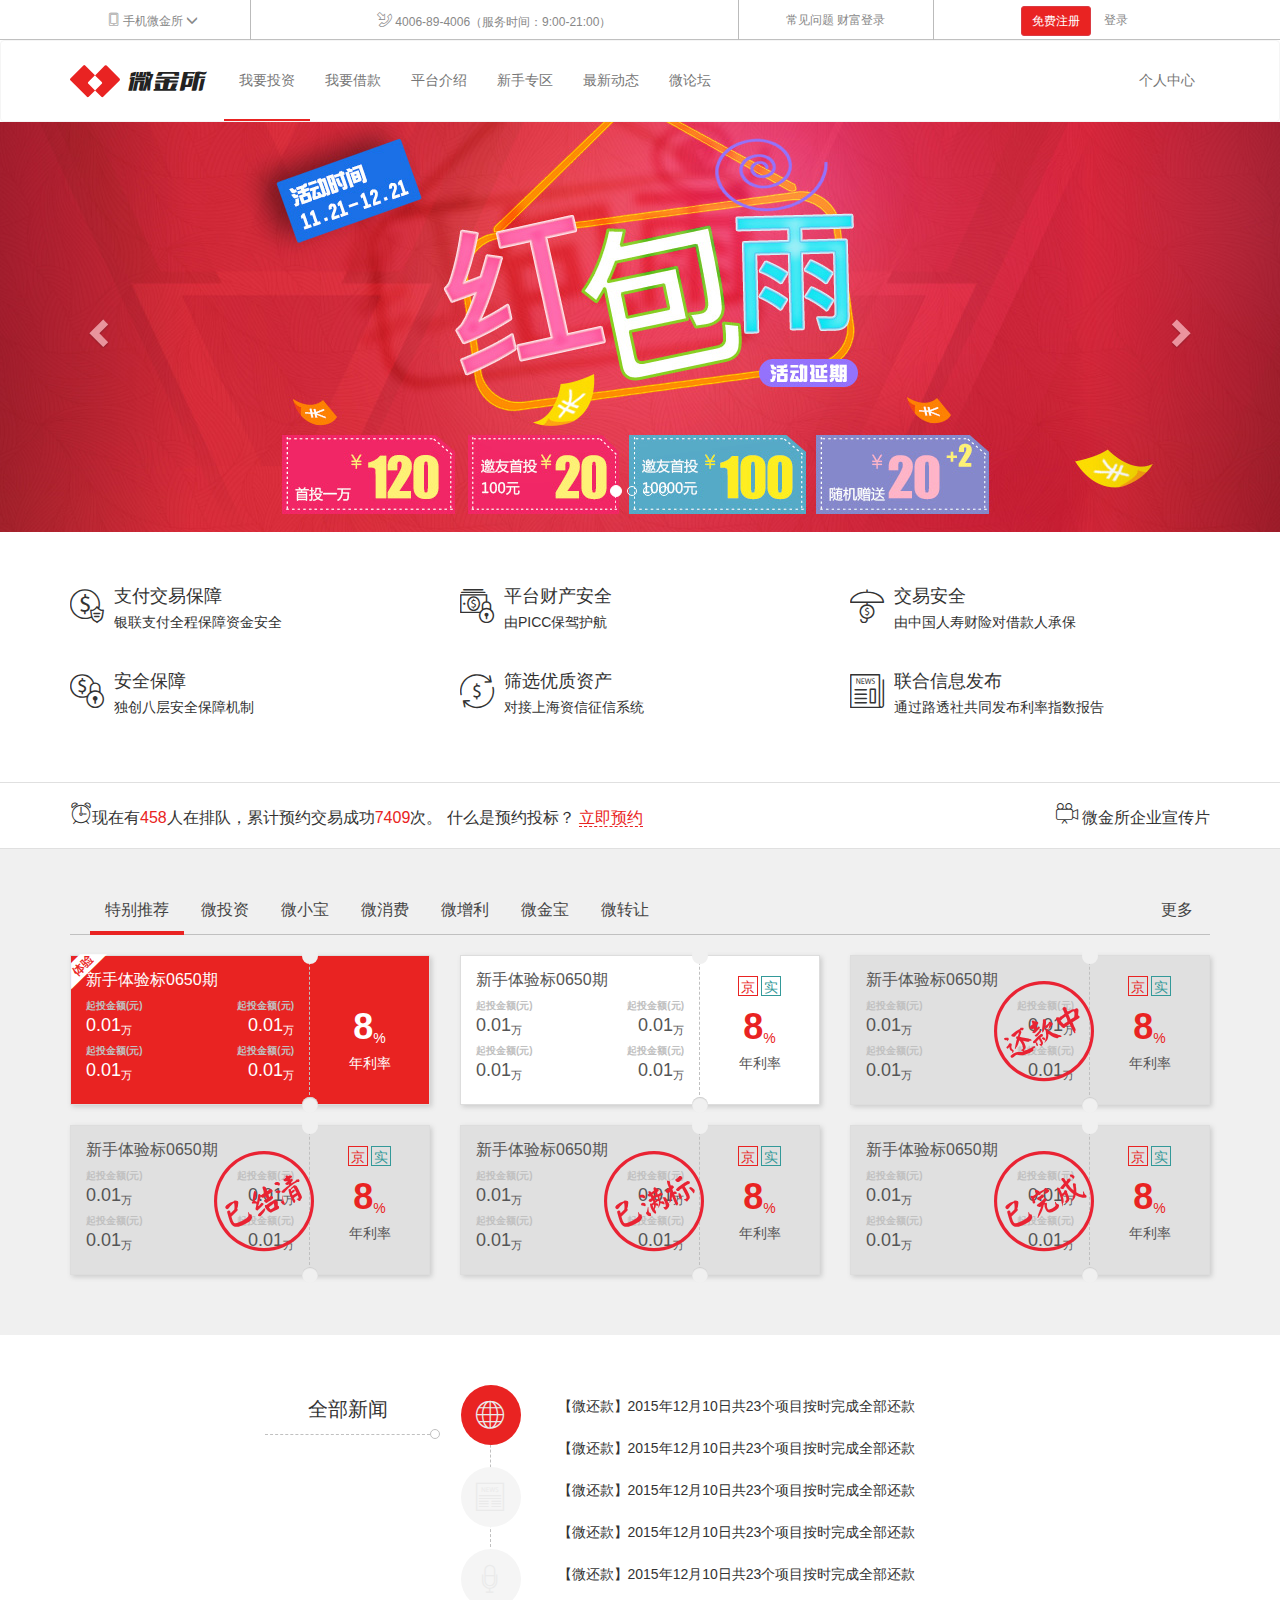
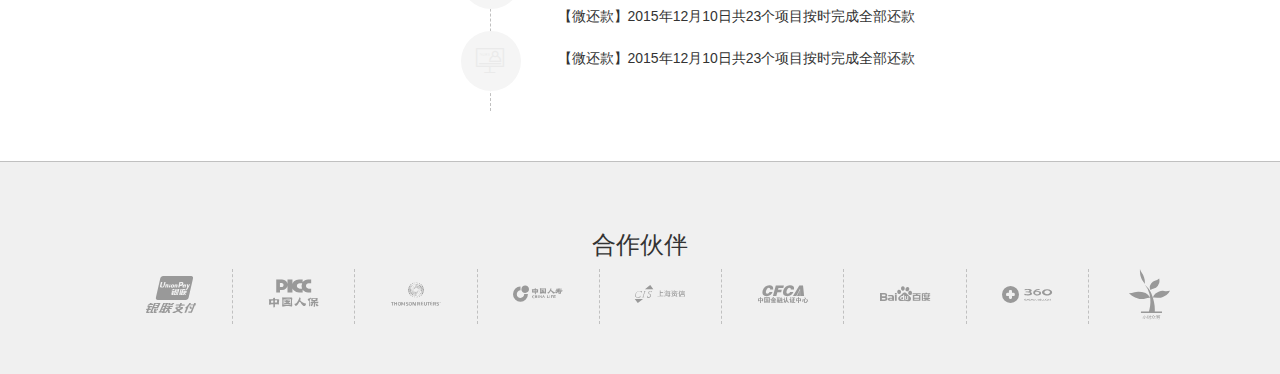
<file: bash/index.html>
<!doctype html>
<html lang="en">
<head>
    <meta charset="UTF-8">
    <meta name="viewport"
          content="width=device-width, user-scalable=no, initial-scale=1.0, maximum-scale=1.0, minimum-scale=1.0">
    <meta http-equiv="X-UA-Compatible" content="ie=edge">
    <title>guojunwei</title>
    <link rel="stylesheet" href="lib/bootstrap/css/bootstrap.css">
    <link rel="stylesheet" href="css/main.css">
    <link rel="shortcut icon" href="favicon.ico">
    <!--<link rel="shortcut icon" type="image/x-icon" href="favicon.ico">-->
</head>
<!--1、样式都通过ID去限定
    2、尽可能直接使用直接子代选择器  >
    -->

<body>
<!--头部区域-->
<header id="header">
    <div class="topbar hidden-sm hidden-xs">
        <div class="container">
            <div class="row text-center">
                <div class="col-md-2">
                    <a href="#" class="mobile-link">
                        <i class="icon-mobilephone"></i>
                        <span>手机微金所</span>
                        <i class="glyphicon glyphicon-menu-down"></i>
                        <img src="img/c_06.jpg" alt="扫一扫">
                    </a>

                </div>
                <div class="col-md-5 ">
                    <i class="icon-telephone"></i>
                    <span>4006-89-4006（服务时间：9:00-21:00）</span>
                </div>
                <div class="col-md-2">
                    <a href="#">常见问题</a>
                    <a href="#">财富登录</a>
                </div>
                <div class="col-md-3">
                        <a href="#" class="btn btn-register btn-sm">免费注册</a>
                        <a href="#" class="btn-link btn-sm" data-toggle="modal" data-target="#modal">登录</a>
                </div>
            </div>
        </div>
    </div>
    <nav class="navbar navbar-itcast affix" data-spy="affix" data-offset-top="200">
        <div class="container">
            <div class="navbar-header">
                <button type="button" class="navbar-toggle collapsed" data-toggle="collapse" data-target="#nav-list" aria-expanded="false">
                    <span class="sr-only">切换菜单</span>
                    <span class="icon-bar"></span>
                    <span class="icon-bar"></span>
                    <span class="icon-bar"></span>
                </button>
                <a class="navbar-brand" href="#">
                    <i class="icon-icon"></i>
                    <i class="icon-logo"></i>
                </a>
            </div>
            <div class="collapse navbar-collapse" id="nav-list">
                <ul class="nav navbar-nav">
                    <li class="active"><a href="#">我要投资</a></li>
                    <li><a href="#">我要借款</a></li>
                    <li><a href="#">平台介绍</a></li>
                    <li><a href="#">新手专区</a></li>
                    <li><a href="#">最新动态</a></li>
                    <li><a href="#">微论坛</a></li>
                </ul>
                <ul class="nav navbar-nav navbar-right hidden-sm">
                    <li><a href="#">个人中心</a></li>
                </ul>
            </div>
        </div>
    </nav>
</header>
<!--/头部区域-->
<!--广告轮播-->
<section id="main-ad" class="carousel slide" data-ride="carousel">
        <!-- Indicators 指示器-->
        <ol class="carousel-indicators">
            <li data-target="#main-ad" data-slide-to="0" class="active"></li>
            <li data-target="#main-ad" data-slide-to="1"></li>
            <li data-target="#main-ad" data-slide-to="2"></li>
            <li data-target="#main-ad" data-slide-to="3"></li>
        </ol>

        <!-- Wrapper for slides 轮播图-->
        <div class="carousel-inner" role="listbox">
            <div class="item active" data-image-lg="img/slide_01_2000x410.jpg" data-image-xs="img/slide_01_640x340.jpg"></div>
            <div class="item" data-image-lg="img/slide_02_2000x410.jpg" data-image-xs="img/slide_02_640x340.jpg"></div>
            <div class="item" data-image-lg="img/slide_03_2000x410.jpg" data-image-xs="img/slide_03_640x340.jpg"></div>
            <div class="item" data-image-lg="img/slide_04_2000x410.jpg" data-image-xs="img/slide_04_640x340.jpg"></div>

        </div>

        <!-- Controls 控制箭头-->
        <a class="left carousel-control" href="#main-ad" role="button" data-slide="prev">
            <span class="glyphicon glyphicon-chevron-left" aria-hidden="true"></span>
            <span class="sr-only">Previous</span>
        </a>
        <a class="right carousel-control" href="#main-ad" role="button" data-slide="next">
            <span class="glyphicon glyphicon-chevron-right" aria-hidden="true"></span>
            <span class="sr-only">Next</span>
        </a>
</section>
<!--/广告轮播-->
<!--特色介绍-->
<section id="feature">
    <div class="container">
        <div class="row">
            <div class="col-md-4 col-sm-6 hidden-xs">
                <a href="">
                    <div class="media">
                        <div class="media-left icon-uniE907"></div>
                        <div class="media-body">
                            <h4 class="media-heading">支付交易保障</h4>
                            <p>银联支付全程保障资金安全</p>
                        </div>
                    </div>
                </a>
            </div>
            <div class="col-md-4 col-sm-6 hidden-xs">
                <a href="">
                    <div class="media">
                        <div class="media-left icon-uniE903"></div>
                        <div class="media-body">
                            <h4 class="media-heading">平台财产安全</h4>
                            <p>由PICC保驾护航</p>
                        </div>
                    </div>
                </a>
            </div>
            <div class="col-md-4 col-sm-6 hidden-xs">
                <a href="">
                    <div class="media">
                        <div class="media-left icon-uniE901"></div>
                        <div class="media-body">
                            <h4 class="media-heading">交易安全</h4>
                            <p>由中国人寿财险对借款人承保</p>
                        </div>
                    </div>
                </a>
            </div>
            <div class="col-md-4 col-sm-6 hidden-xs">
                <a href="">
                    <div class="media">
                        <div class="media-left icon-uniE900"></div>
                        <div class="media-body">
                            <h4 class="media-heading">安全保障</h4>
                            <p>独创八层安全保障机制</p>
                        </div>
                    </div>
                </a>
            </div>
            <div class="col-md-4 col-sm-6 hidden-xs">
                <a href="">
                    <div class="media">
                        <div class="media-left icon-uniE904"></div>
                        <div class="media-body">
                            <h4 class="media-heading">筛选优质资产</h4>
                            <p>对接上海资信征信系统</p>
                        </div>
                    </div>
                </a>
            </div>
            <div class="col-md-4 col-sm-6 hidden-xs">
                <a href="">
                    <div class="media">
                        <div class="media-left icon-uniE902"></div>
                        <div class="media-body">
                            <h4 class="media-heading">联合信息发布</h4>
                            <p>通过路透社共同发布利率指数报告</p>
                        </div>
                    </div>
                </a>
            </div>
        </div>
    </div>
</section>
<!--/特色介绍-->
<!--立即预约-->
<section id="liyy">
    <div class="container">
        <p class="pull-left"><i class="icon-uniE906"></i>现在有<span>458</span>人在排队，累计预约交易成功<span>7409</span>次。 什么是预约投标？ <a href="#">立即预约</a></p>
        <p class="pull-right hidden-sm hidden-xs"><i class="icon-uniE905"></i> 微金所企业宣传片</p>
    </div>
</section>
<!--/立即预约-->
<!--产品推荐-->
<section id="products">
    <div class="container">

        <!-- 导航tab栏 -->
        <div class="wrapper">
            <ul class="nav nav-tabs" role="tablist">
                <li role="presentation" class="active"><a href="#tab_01" aria-controls="home" role="tab" data-toggle="tab">特别推荐</a></li>
                <li role="presentation"><a href="#tab_02" aria-controls="profile" role="tab" data-toggle="tab">微投资</a></li>
                <li role="presentation"><a href="#tab_03" aria-controls="messages" role="tab" data-toggle="tab">微小宝</a></li>
                <li role="presentation"><a href="#tab_04" aria-controls="settings" role="tab" data-toggle="tab">微消费</a></li>
                <li role="presentation"><a href="#tab_05" aria-controls="settings" role="tab" data-toggle="tab">微增利</a></li>
                <li role="presentation"><a href="#tab_06" aria-controls="settings" role="tab" data-toggle="tab">微金宝</a></li>
                <li role="presentation"><a href="#tab_07" aria-controls="settings" role="tab" data-toggle="tab">微转让</a></li>
                <li class="pull-right hidden-xs hidden-sm"><a href="#">更多</a></li>
            </ul>
        </div>


        <!-- 面板tab栏 -->
        <div class="tab-content">
            <div role="tabpanel" class="tab-pane fade in active" id="tab_01">
                <div class="row">
                    <div class="col-xs-12 col-sm-6 col-md-4">
                        <div class="panel panel-guojunwei  active">
                            <div class="panel-heading text-center">
                                <p><strong>8</strong><sub>%</sub><br><span>年利率</span></p>

                            </div>
                            <div class="panel-body">
                                <h4>新手体验标0650期</h4>
                                <div class="row">
                                    <div class="col-xs-6">
                                        <dt>起投金额(元)</dt>
                                        <dd><strong>0.01</strong><sub>万</sub></dd>
                                    </div>
                                    <div class="col-xs-6 text-right">
                                        <dt>起投金额(元)</dt>
                                        <dd><strong>0.01</strong><sub>万</sub></dd>
                                    </div>
                                    <div class="col-xs-6">
                                        <dt>起投金额(元)</dt>
                                        <dd><strong>0.01</strong><sub>万</sub></dd>
                                    </div>
                                    <div class="col-xs-6 text-right">
                                        <dt>起投金额(元)</dt>
                                        <dd><strong>0.01</strong><sub>万</sub></dd>
                                    </div>
                                </div>

                            </div>
                        </div>
                    </div>
                    <div class="col-xs-12 col-sm-6 col-md-4">
                        <div class="panel panel-guojunwei black">
                            <div class="panel-heading text-center">
                                <p class="tooltips">
                                    <span class="primary" data-toggle="tooltip" data-placement="top"                                              title="北京市">京</span>
                                    <span class="secondary" data-toggle="tooltip" data-placement="top"                                              title="实地认证">实</span>
                                </p>
                                <p class="red"><strong>8</strong><sub>%</sub><br><span class="black">年利率</span></p>

                            </div>
                            <div class="panel-body black">
                                <h4>新手体验标0650期</h4>
                                <div class="row">
                                    <div class="col-xs-6">
                                        <dt>起投金额(元)</dt>
                                        <dd><strong>0.01</strong><sub>万</sub></dd>
                                    </div>
                                    <div class="col-xs-6 text-right">
                                        <dt>起投金额(元)</dt>
                                        <dd><strong>0.01</strong><sub>万</sub></dd>
                                    </div>
                                    <div class="col-xs-6">
                                        <dt>起投金额(元)</dt>
                                        <dd><strong>0.01</strong><sub>万</sub></dd>
                                    </div>
                                    <div class="col-xs-6 text-right">
                                        <dt>起投金额(元)</dt>
                                        <dd><strong>0.01</strong><sub>万</sub></dd>
                                    </div>
                                </div>
                            </div>
                        </div>
                    </div>
                    <div class="col-xs-12 col-sm-6 col-md-4">
                        <div class="panel panel-guojunwei state0">
                            <div class="panel-heading text-center">
                                <p class="tooltips">
                                    <span class="primary" data-toggle="tooltip" data-placement="top"                                              title="北京市">京</span>
                                    <span class="secondary" data-toggle="tooltip" data-placement="top"                                              title="实地认证">实</span>
                                </p>
                                <p class="red"><strong>8</strong><sub>%</sub><br><span class="black">年利率</span></p>
                            </div>
                            <div class="panel-body black state1">
                                <h4>新手体验标0650期</h4>
                                <div class="row">
                                    <div class="col-xs-6">
                                        <dt>起投金额(元)</dt>
                                        <dd><strong>0.01</strong><sub>万</sub></dd>
                                    </div>
                                    <div class="col-xs-6 text-right">
                                        <dt>起投金额(元)</dt>
                                        <dd><strong>0.01</strong><sub>万</sub></dd>
                                    </div>
                                    <div class="col-xs-6">
                                        <dt>起投金额(元)</dt>
                                        <dd><strong>0.01</strong><sub>万</sub></dd>
                                    </div>
                                    <div class="col-xs-6 text-right">
                                        <dt>起投金额(元)</dt>
                                        <dd><strong>0.01</strong><sub>万</sub></dd>
                                    </div>
                                </div>
                            </div>
                        </div>
                    </div>
                    <div class="col-xs-12 col-sm-6 col-md-4">
                        <div class="panel panel-guojunwei state0">
                            <div class="panel-heading text-center">
                                <p class="tooltips">
                                    <span class="primary" data-toggle="tooltip" data-placement="top"                                              title="北京市">京</span>
                                    <span class="secondary" data-toggle="tooltip" data-placement="top"                                              title="实地认证">实</span>
                                </p>
                                <p class="red"><strong>8</strong><sub>%</sub><br><span class="black">年利率</span></p>

                            </div>
                            <div class="panel-body black state2">
                                <h4>新手体验标0650期</h4>
                                <div class="row">
                                    <div class="col-xs-6">
                                        <dt>起投金额(元)</dt>
                                        <dd><strong>0.01</strong><sub>万</sub></dd>
                                    </div>
                                    <div class="col-xs-6 text-right">
                                        <dt>起投金额(元)</dt>
                                        <dd><strong>0.01</strong><sub>万</sub></dd>
                                    </div>
                                    <div class="col-xs-6">
                                        <dt>起投金额(元)</dt>
                                        <dd><strong>0.01</strong><sub>万</sub></dd>
                                    </div>
                                    <div class="col-xs-6 text-right">
                                        <dt>起投金额(元)</dt>
                                        <dd><strong>0.01</strong><sub>万</sub></dd>
                                    </div>
                                </div>
                            </div>
                        </div>
                    </div>
                    <div class="col-xs-12 col-sm-6 col-md-4">
                        <div class="panel panel-guojunwei state0">
                            <div class="panel-heading text-center">
                                <p class="tooltips">
                                    <span class="primary" data-toggle="tooltip" data-placement="top"                                              title="北京市">京</span>
                                    <span class="secondary" data-toggle="tooltip" data-placement="top"                                              title="实地认证">实</span>
                                </p>
                                <p class="red"><strong>8</strong><sub>%</sub><br><span class="black">年利率</span></p>
                            </div>
                            <div class="panel-body black state3">
                                <h4>新手体验标0650期</h4>
                                <div class="row">
                                    <div class="col-xs-6">
                                        <dt>起投金额(元)</dt>
                                        <dd><strong>0.01</strong><sub>万</sub></dd>
                                    </div>
                                    <div class="col-xs-6 text-right">
                                        <dt>起投金额(元)</dt>
                                        <dd><strong>0.01</strong><sub>万</sub></dd>
                                    </div>
                                    <div class="col-xs-6">
                                        <dt>起投金额(元)</dt>
                                        <dd><strong>0.01</strong><sub>万</sub></dd>
                                    </div>
                                    <div class="col-xs-6 text-right">
                                        <dt>起投金额(元)</dt>
                                        <dd><strong>0.01</strong><sub>万</sub></dd>
                                    </div>
                                </div>
                            </div>
                        </div>
                    </div>
                    <div class="col-xs-12 col-sm-6 col-md-4">
                        <div class="panel panel-guojunwei state0">
                            <div class="panel-heading text-center">
                                <p class="tooltips">
                                    <span class="primary" data-toggle="tooltip" data-placement="top"                                              title="北京市">京</span>
                                    <span class="secondary" data-toggle="tooltip" data-placement="top"                                              title="实地认证">实</span>
                                </p>
                                <p class="red"><strong>8</strong><sub>%</sub><br><span class="black">年利率</span></p>
                            </div>
                            <div class="panel-body black state4">
                                <h4>新手体验标0650期</h4>
                                <div class="row">
                                    <div class="col-xs-6">
                                        <dt>起投金额(元)</dt>
                                        <dd><strong>0.01</strong><sub>万</sub></dd>
                                    </div>
                                    <div class="col-xs-6 text-right">
                                        <dt>起投金额(元)</dt>
                                        <dd><strong>0.01</strong><sub>万</sub></dd>
                                    </div>
                                    <div class="col-xs-6">
                                        <dt>起投金额(元)</dt>
                                        <dd><strong>0.01</strong><sub>万</sub></dd>
                                    </div>
                                    <div class="col-xs-6 text-right">
                                        <dt>起投金额(元)</dt>
                                        <dd><strong>0.01</strong><sub>万</sub></dd>
                                    </div>
                                </div>
                            </div>
                        </div>
                    </div>
                </div>



            </div>
            <div role="tabpanel" class="tab-pane fade" id="tab_02">
                <div class="col-xs-12 col-sm-6 col-md-4">
                    <div class="panel panel-guojunwei state0">
                        <div class="panel-heading text-center">
                            <p class="tooltips">
                                <span class="primary" data-toggle="tooltip" data-placement="top"                                              title="北京市">京</span>
                                <span class="secondary" data-toggle="tooltip" data-placement="top"                                              title="实地认证">实</span>
                            </p>
                            <p class="red"><strong>8</strong><sub>%</sub><br><span class="black">年利率</span></p>
                        </div>
                        <div class="panel-body black state1">
                            <h4>新手体验标0650期</h4>
                            <div class="row">
                                <div class="col-xs-6">
                                    <dt>起投金额(元)</dt>
                                    <dd><strong>0.01</strong><sub>万</sub></dd>
                                </div>
                                <div class="col-xs-6 text-right">
                                    <dt>起投金额(元)</dt>
                                    <dd><strong>0.01</strong><sub>万</sub></dd>
                                </div>
                                <div class="col-xs-6">
                                    <dt>起投金额(元)</dt>
                                    <dd><strong>0.01</strong><sub>万</sub></dd>
                                </div>
                                <div class="col-xs-6 text-right">
                                    <dt>起投金额(元)</dt>
                                    <dd><strong>0.01</strong><sub>万</sub></dd>
                                </div>
                            </div>
                        </div>
                    </div>
                </div>
                <div class="col-xs-12 col-sm-6 col-md-4">
                    <div class="panel panel-guojunwei state0">
                        <div class="panel-heading text-center">
                            <p class="tooltips">
                                <span class="primary" data-toggle="tooltip" data-placement="top"                                              title="北京市">京</span>
                                <span class="secondary" data-toggle="tooltip" data-placement="top"                                              title="实地认证">实</span>
                            </p>
                            <p class="red"><strong>8</strong><sub>%</sub><br><span class="black">年利率</span></p>
                        </div>
                        <div class="panel-body black state1">
                            <h4>新手体验标0650期</h4>
                            <div class="row">
                                <div class="col-xs-6">
                                    <dt>起投金额(元)</dt>
                                    <dd><strong>0.01</strong><sub>万</sub></dd>
                                </div>
                                <div class="col-xs-6 text-right">
                                    <dt>起投金额(元)</dt>
                                    <dd><strong>0.01</strong><sub>万</sub></dd>
                                </div>
                                <div class="col-xs-6">
                                    <dt>起投金额(元)</dt>
                                    <dd><strong>0.01</strong><sub>万</sub></dd>
                                </div>
                                <div class="col-xs-6 text-right">
                                    <dt>起投金额(元)</dt>
                                    <dd><strong>0.01</strong><sub>万</sub></dd>
                                </div>
                            </div>
                        </div>
                    </div>
                </div>
                <div class="col-xs-12 col-sm-6 col-md-4">
                    <div class="panel panel-guojunwei state0">
                        <div class="panel-heading text-center">
                            <p class="tooltips">
                                <span class="primary" data-toggle="tooltip" data-placement="top"                                              title="北京市">京</span>
                                <span class="secondary" data-toggle="tooltip" data-placement="top"                                              title="实地认证">实</span>
                            </p>
                            <p class="red"><strong>8</strong><sub>%</sub><br><span class="black">年利率</span></p>
                        </div>
                        <div class="panel-body black state1">
                            <h4>新手体验标0650期</h4>
                            <div class="row">
                                <div class="col-xs-6">
                                    <dt>起投金额(元)</dt>
                                    <dd><strong>0.01</strong><sub>万</sub></dd>
                                </div>
                                <div class="col-xs-6 text-right">
                                    <dt>起投金额(元)</dt>
                                    <dd><strong>0.01</strong><sub>万</sub></dd>
                                </div>
                                <div class="col-xs-6">
                                    <dt>起投金额(元)</dt>
                                    <dd><strong>0.01</strong><sub>万</sub></dd>
                                </div>
                                <div class="col-xs-6 text-right">
                                    <dt>起投金额(元)</dt>
                                    <dd><strong>0.01</strong><sub>万</sub></dd>
                                </div>
                            </div>
                        </div>
                    </div>
                </div>
                <div class="col-xs-12 col-sm-6 col-md-4">
                    <div class="panel panel-guojunwei state0">
                        <div class="panel-heading text-center">
                            <p class="tooltips">
                                <span class="primary" data-toggle="tooltip" data-placement="top"                                              title="北京市">京</span>
                                <span class="secondary" data-toggle="tooltip" data-placement="top"                                              title="实地认证">实</span>
                            </p>
                            <p class="red"><strong>8</strong><sub>%</sub><br><span class="black">年利率</span></p>
                        </div>
                        <div class="panel-body black state1">
                            <h4>新手体验标0650期</h4>
                            <div class="row">
                                <div class="col-xs-6">
                                    <dt>起投金额(元)</dt>
                                    <dd><strong>0.01</strong><sub>万</sub></dd>
                                </div>
                                <div class="col-xs-6 text-right">
                                    <dt>起投金额(元)</dt>
                                    <dd><strong>0.01</strong><sub>万</sub></dd>
                                </div>
                                <div class="col-xs-6">
                                    <dt>起投金额(元)</dt>
                                    <dd><strong>0.01</strong><sub>万</sub></dd>
                                </div>
                                <div class="col-xs-6 text-right">
                                    <dt>起投金额(元)</dt>
                                    <dd><strong>0.01</strong><sub>万</sub></dd>
                                </div>
                            </div>
                        </div>
                    </div>
                </div>
                <div class="col-xs-12 col-sm-6 col-md-4">
                    <div class="panel panel-guojunwei state0">
                        <div class="panel-heading text-center">
                            <p class="tooltips">
                                <span class="primary" data-toggle="tooltip" data-placement="top"                                              title="北京市">京</span>
                                <span class="secondary" data-toggle="tooltip" data-placement="top"                                              title="实地认证">实</span>
                            </p>
                            <p class="red"><strong>8</strong><sub>%</sub><br><span class="black">年利率</span></p>
                        </div>
                        <div class="panel-body black state1">
                            <h4>新手体验标0650期</h4>
                            <div class="row">
                                <div class="col-xs-6">
                                    <dt>起投金额(元)</dt>
                                    <dd><strong>0.01</strong><sub>万</sub></dd>
                                </div>
                                <div class="col-xs-6 text-right">
                                    <dt>起投金额(元)</dt>
                                    <dd><strong>0.01</strong><sub>万</sub></dd>
                                </div>
                                <div class="col-xs-6">
                                    <dt>起投金额(元)</dt>
                                    <dd><strong>0.01</strong><sub>万</sub></dd>
                                </div>
                                <div class="col-xs-6 text-right">
                                    <dt>起投金额(元)</dt>
                                    <dd><strong>0.01</strong><sub>万</sub></dd>
                                </div>
                            </div>
                        </div>
                    </div>
                </div>
                <div class="col-xs-12 col-sm-6 col-md-4">
                    <div class="panel panel-guojunwei state0">
                        <div class="panel-heading text-center">
                            <p class="tooltips">
                                <span class="primary" data-toggle="tooltip" data-placement="top"                                              title="北京市">京</span>
                                <span class="secondary" data-toggle="tooltip" data-placement="top"                                              title="实地认证">实</span>
                            </p>
                            <p class="red"><strong>8</strong><sub>%</sub><br><span class="black">年利率</span></p>
                        </div>
                        <div class="panel-body black state1">
                            <h4>新手体验标0650期</h4>
                            <div class="row">
                                <div class="col-xs-6">
                                    <dt>起投金额(元)</dt>
                                    <dd><strong>0.01</strong><sub>万</sub></dd>
                                </div>
                                <div class="col-xs-6 text-right">
                                    <dt>起投金额(元)</dt>
                                    <dd><strong>0.01</strong><sub>万</sub></dd>
                                </div>
                                <div class="col-xs-6">
                                    <dt>起投金额(元)</dt>
                                    <dd><strong>0.01</strong><sub>万</sub></dd>
                                </div>
                                <div class="col-xs-6 text-right">
                                    <dt>起投金额(元)</dt>
                                    <dd><strong>0.01</strong><sub>万</sub></dd>
                                </div>
                            </div>
                        </div>
                    </div>
                </div>
            </div>
            <div role="tabpanel" class="tab-pane fade" id="tab_03">
                <div class="col-xs-12 col-sm-6 col-md-4">
                    <div class="panel panel-guojunwei state0">
                        <div class="panel-heading text-center">
                            <p class="tooltips">
                                <span class="primary" data-toggle="tooltip" data-placement="top"                                              title="北京市">京</span>
                                <span class="secondary" data-toggle="tooltip" data-placement="top"                                              title="实地认证">实</span>
                            </p>
                            <p class="red"><strong>8</strong><sub>%</sub><br><span class="black">年利率</span></p>
                        </div>
                        <div class="panel-body black state1">
                            <h4>新手体验标0650期</h4>
                            <div class="row">
                                <div class="col-xs-6">
                                    <dt>起投金额(元)</dt>
                                    <dd><strong>0.01</strong><sub>万</sub></dd>
                                </div>
                                <div class="col-xs-6 text-right">
                                    <dt>起投金额(元)</dt>
                                    <dd><strong>0.01</strong><sub>万</sub></dd>
                                </div>
                                <div class="col-xs-6">
                                    <dt>起投金额(元)</dt>
                                    <dd><strong>0.01</strong><sub>万</sub></dd>
                                </div>
                                <div class="col-xs-6 text-right">
                                    <dt>起投金额(元)</dt>
                                    <dd><strong>0.01</strong><sub>万</sub></dd>
                                </div>
                            </div>
                        </div>
                    </div>
                </div>
                <div class="col-xs-12 col-sm-6 col-md-4">
                    <div class="panel panel-guojunwei state0">
                        <div class="panel-heading text-center">
                            <p class="tooltips">
                                <span class="primary" data-toggle="tooltip" data-placement="top"                                              title="北京市">京</span>
                                <span class="secondary" data-toggle="tooltip" data-placement="top"                                              title="实地认证">实</span>
                            </p>
                            <p class="red"><strong>8</strong><sub>%</sub><br><span class="black">年利率</span></p>
                        </div>
                        <div class="panel-body black state1">
                            <h4>新手体验标0650期</h4>
                            <div class="row">
                                <div class="col-xs-6">
                                    <dt>起投金额(元)</dt>
                                    <dd><strong>0.01</strong><sub>万</sub></dd>
                                </div>
                                <div class="col-xs-6 text-right">
                                    <dt>起投金额(元)</dt>
                                    <dd><strong>0.01</strong><sub>万</sub></dd>
                                </div>
                                <div class="col-xs-6">
                                    <dt>起投金额(元)</dt>
                                    <dd><strong>0.01</strong><sub>万</sub></dd>
                                </div>
                                <div class="col-xs-6 text-right">
                                    <dt>起投金额(元)</dt>
                                    <dd><strong>0.01</strong><sub>万</sub></dd>
                                </div>
                            </div>
                        </div>
                    </div>
                </div>
                <div class="col-xs-12 col-sm-6 col-md-4">
                    <div class="panel panel-guojunwei state0">
                        <div class="panel-heading text-center">
                            <p class="tooltips">
                                <span class="primary" data-toggle="tooltip" data-placement="top"                                              title="北京市">京</span>
                                <span class="secondary" data-toggle="tooltip" data-placement="top"                                              title="实地认证">实</span>
                            </p>
                            <p class="red"><strong>8</strong><sub>%</sub><br><span class="black">年利率</span></p>
                        </div>
                        <div class="panel-body black state1">
                            <h4>新手体验标0650期</h4>
                            <div class="row">
                                <div class="col-xs-6">
                                    <dt>起投金额(元)</dt>
                                    <dd><strong>0.01</strong><sub>万</sub></dd>
                                </div>
                                <div class="col-xs-6 text-right">
                                    <dt>起投金额(元)</dt>
                                    <dd><strong>0.01</strong><sub>万</sub></dd>
                                </div>
                                <div class="col-xs-6">
                                    <dt>起投金额(元)</dt>
                                    <dd><strong>0.01</strong><sub>万</sub></dd>
                                </div>
                                <div class="col-xs-6 text-right">
                                    <dt>起投金额(元)</dt>
                                    <dd><strong>0.01</strong><sub>万</sub></dd>
                                </div>
                            </div>
                        </div>
                    </div>
                </div>
                <div class="col-xs-12 col-sm-6 col-md-4">
                    <div class="panel panel-guojunwei state0">
                        <div class="panel-heading text-center">
                            <p class="tooltips">
                                <span class="primary" data-toggle="tooltip" data-placement="top"                                              title="北京市">京</span>
                                <span class="secondary" data-toggle="tooltip" data-placement="top"                                              title="实地认证">实</span>
                            </p>
                            <p class="red"><strong>8</strong><sub>%</sub><br><span class="black">年利率</span></p>
                        </div>
                        <div class="panel-body black state1">
                            <h4>新手体验标0650期</h4>
                            <div class="row">
                                <div class="col-xs-6">
                                    <dt>起投金额(元)</dt>
                                    <dd><strong>0.01</strong><sub>万</sub></dd>
                                </div>
                                <div class="col-xs-6 text-right">
                                    <dt>起投金额(元)</dt>
                                    <dd><strong>0.01</strong><sub>万</sub></dd>
                                </div>
                                <div class="col-xs-6">
                                    <dt>起投金额(元)</dt>
                                    <dd><strong>0.01</strong><sub>万</sub></dd>
                                </div>
                                <div class="col-xs-6 text-right">
                                    <dt>起投金额(元)</dt>
                                    <dd><strong>0.01</strong><sub>万</sub></dd>
                                </div>
                            </div>
                        </div>
                    </div>
                </div>
                <div class="col-xs-12 col-sm-6 col-md-4">
                    <div class="panel panel-guojunwei state0">
                        <div class="panel-heading text-center">
                            <p class="tooltips">
                                <span class="primary" data-toggle="tooltip" data-placement="top"                                              title="北京市">京</span>
                                <span class="secondary" data-toggle="tooltip" data-placement="top"                                              title="实地认证">实</span>
                            </p>
                            <p class="red"><strong>8</strong><sub>%</sub><br><span class="black">年利率</span></p>
                        </div>
                        <div class="panel-body black state1">
                            <h4>新手体验标0650期</h4>
                            <div class="row">
                                <div class="col-xs-6">
                                    <dt>起投金额(元)</dt>
                                    <dd><strong>0.01</strong><sub>万</sub></dd>
                                </div>
                                <div class="col-xs-6 text-right">
                                    <dt>起投金额(元)</dt>
                                    <dd><strong>0.01</strong><sub>万</sub></dd>
                                </div>
                                <div class="col-xs-6">
                                    <dt>起投金额(元)</dt>
                                    <dd><strong>0.01</strong><sub>万</sub></dd>
                                </div>
                                <div class="col-xs-6 text-right">
                                    <dt>起投金额(元)</dt>
                                    <dd><strong>0.01</strong><sub>万</sub></dd>
                                </div>
                            </div>
                        </div>
                    </div>
                </div>
                <div class="col-xs-12 col-sm-6 col-md-4">
                    <div class="panel panel-guojunwei state0">
                        <div class="panel-heading text-center">
                            <p class="tooltips">
                                <span class="primary" data-toggle="tooltip" data-placement="top"                                              title="北京市">京</span>
                                <span class="secondary" data-toggle="tooltip" data-placement="top"                                              title="实地认证">实</span>
                            </p>
                            <p class="red"><strong>8</strong><sub>%</sub><br><span class="black">年利率</span></p>
                        </div>
                        <div class="panel-body black state1">
                            <h4>新手体验标0650期</h4>
                            <div class="row">
                                <div class="col-xs-6">
                                    <dt>起投金额(元)</dt>
                                    <dd><strong>0.01</strong><sub>万</sub></dd>
                                </div>
                                <div class="col-xs-6 text-right">
                                    <dt>起投金额(元)</dt>
                                    <dd><strong>0.01</strong><sub>万</sub></dd>
                                </div>
                                <div class="col-xs-6">
                                    <dt>起投金额(元)</dt>
                                    <dd><strong>0.01</strong><sub>万</sub></dd>
                                </div>
                                <div class="col-xs-6 text-right">
                                    <dt>起投金额(元)</dt>
                                    <dd><strong>0.01</strong><sub>万</sub></dd>
                                </div>
                            </div>
                        </div>
                    </div>
                </div>
            </div>
            <div role="tabpanel" class="tab-pane fade" id="tab_04">
                <div class="col-xs-12 col-sm-6 col-md-4">
                    <div class="panel panel-guojunwei state0">
                        <div class="panel-heading text-center">
                            <p class="tooltips">
                                <span class="primary" data-toggle="tooltip" data-placement="top"                                              title="北京市">京</span>
                                <span class="secondary" data-toggle="tooltip" data-placement="top"                                              title="实地认证">实</span>
                            </p>
                            <p class="red"><strong>8</strong><sub>%</sub><br><span class="black">年利率</span></p>
                        </div>
                        <div class="panel-body black state1">
                            <h4>新手体验标0650期</h4>
                            <div class="row">
                                <div class="col-xs-6">
                                    <dt>起投金额(元)</dt>
                                    <dd><strong>0.01</strong><sub>万</sub></dd>
                                </div>
                                <div class="col-xs-6 text-right">
                                    <dt>起投金额(元)</dt>
                                    <dd><strong>0.01</strong><sub>万</sub></dd>
                                </div>
                                <div class="col-xs-6">
                                    <dt>起投金额(元)</dt>
                                    <dd><strong>0.01</strong><sub>万</sub></dd>
                                </div>
                                <div class="col-xs-6 text-right">
                                    <dt>起投金额(元)</dt>
                                    <dd><strong>0.01</strong><sub>万</sub></dd>
                                </div>
                            </div>
                        </div>
                    </div>
                </div>
                <div class="col-xs-12 col-sm-6 col-md-4">
                    <div class="panel panel-guojunwei state0">
                        <div class="panel-heading text-center">
                            <p class="tooltips">
                                <span class="primary" data-toggle="tooltip" data-placement="top"                                              title="北京市">京</span>
                                <span class="secondary" data-toggle="tooltip" data-placement="top"                                              title="实地认证">实</span>
                            </p>
                            <p class="red"><strong>8</strong><sub>%</sub><br><span class="black">年利率</span></p>
                        </div>
                        <div class="panel-body black state1">
                            <h4>新手体验标0650期</h4>
                            <div class="row">
                                <div class="col-xs-6">
                                    <dt>起投金额(元)</dt>
                                    <dd><strong>0.01</strong><sub>万</sub></dd>
                                </div>
                                <div class="col-xs-6 text-right">
                                    <dt>起投金额(元)</dt>
                                    <dd><strong>0.01</strong><sub>万</sub></dd>
                                </div>
                                <div class="col-xs-6">
                                    <dt>起投金额(元)</dt>
                                    <dd><strong>0.01</strong><sub>万</sub></dd>
                                </div>
                                <div class="col-xs-6 text-right">
                                    <dt>起投金额(元)</dt>
                                    <dd><strong>0.01</strong><sub>万</sub></dd>
                                </div>
                            </div>
                        </div>
                    </div>
                </div>
                <div class="col-xs-12 col-sm-6 col-md-4">
                    <div class="panel panel-guojunwei state0">
                        <div class="panel-heading text-center">
                            <p class="tooltips">
                                <span class="primary" data-toggle="tooltip" data-placement="top"                                              title="北京市">京</span>
                                <span class="secondary" data-toggle="tooltip" data-placement="top"                                              title="实地认证">实</span>
                            </p>
                            <p class="red"><strong>8</strong><sub>%</sub><br><span class="black">年利率</span></p>
                        </div>
                        <div class="panel-body black state1">
                            <h4>新手体验标0650期</h4>
                            <div class="row">
                                <div class="col-xs-6">
                                    <dt>起投金额(元)</dt>
                                    <dd><strong>0.01</strong><sub>万</sub></dd>
                                </div>
                                <div class="col-xs-6 text-right">
                                    <dt>起投金额(元)</dt>
                                    <dd><strong>0.01</strong><sub>万</sub></dd>
                                </div>
                                <div class="col-xs-6">
                                    <dt>起投金额(元)</dt>
                                    <dd><strong>0.01</strong><sub>万</sub></dd>
                                </div>
                                <div class="col-xs-6 text-right">
                                    <dt>起投金额(元)</dt>
                                    <dd><strong>0.01</strong><sub>万</sub></dd>
                                </div>
                            </div>
                        </div>
                    </div>
                </div>
                <div class="col-xs-12 col-sm-6 col-md-4">
                    <div class="panel panel-guojunwei state0">
                        <div class="panel-heading text-center">
                            <p class="tooltips">
                                <span class="primary" data-toggle="tooltip" data-placement="top"                                              title="北京市">京</span>
                                <span class="secondary" data-toggle="tooltip" data-placement="top"                                              title="实地认证">实</span>
                            </p>
                            <p class="red"><strong>8</strong><sub>%</sub><br><span class="black">年利率</span></p>
                        </div>
                        <div class="panel-body black state1">
                            <h4>新手体验标0650期</h4>
                            <div class="row">
                                <div class="col-xs-6">
                                    <dt>起投金额(元)</dt>
                                    <dd><strong>0.01</strong><sub>万</sub></dd>
                                </div>
                                <div class="col-xs-6 text-right">
                                    <dt>起投金额(元)</dt>
                                    <dd><strong>0.01</strong><sub>万</sub></dd>
                                </div>
                                <div class="col-xs-6">
                                    <dt>起投金额(元)</dt>
                                    <dd><strong>0.01</strong><sub>万</sub></dd>
                                </div>
                                <div class="col-xs-6 text-right">
                                    <dt>起投金额(元)</dt>
                                    <dd><strong>0.01</strong><sub>万</sub></dd>
                                </div>
                            </div>
                        </div>
                    </div>
                </div>
                <div class="col-xs-12 col-sm-6 col-md-4">
                    <div class="panel panel-guojunwei state0">
                        <div class="panel-heading text-center">
                            <p class="tooltips">
                                <span class="primary" data-toggle="tooltip" data-placement="top"                                              title="北京市">京</span>
                                <span class="secondary" data-toggle="tooltip" data-placement="top"                                              title="实地认证">实</span>
                            </p>
                            <p class="red"><strong>8</strong><sub>%</sub><br><span class="black">年利率</span></p>
                        </div>
                        <div class="panel-body black state1">
                            <h4>新手体验标0650期</h4>
                            <div class="row">
                                <div class="col-xs-6">
                                    <dt>起投金额(元)</dt>
                                    <dd><strong>0.01</strong><sub>万</sub></dd>
                                </div>
                                <div class="col-xs-6 text-right">
                                    <dt>起投金额(元)</dt>
                                    <dd><strong>0.01</strong><sub>万</sub></dd>
                                </div>
                                <div class="col-xs-6">
                                    <dt>起投金额(元)</dt>
                                    <dd><strong>0.01</strong><sub>万</sub></dd>
                                </div>
                                <div class="col-xs-6 text-right">
                                    <dt>起投金额(元)</dt>
                                    <dd><strong>0.01</strong><sub>万</sub></dd>
                                </div>
                            </div>
                        </div>
                    </div>
                </div>
                <div class="col-xs-12 col-sm-6 col-md-4">
                    <div class="panel panel-guojunwei state0">
                        <div class="panel-heading text-center">
                            <p class="tooltips">
                                <span class="primary" data-toggle="tooltip" data-placement="top"                                              title="北京市">京</span>
                                <span class="secondary" data-toggle="tooltip" data-placement="top"                                              title="实地认证">实</span>
                            </p>
                            <p class="red"><strong>8</strong><sub>%</sub><br><span class="black">年利率</span></p>
                        </div>
                        <div class="panel-body black state1">
                            <h4>新手体验标0650期</h4>
                            <div class="row">
                                <div class="col-xs-6">
                                    <dt>起投金额(元)</dt>
                                    <dd><strong>0.01</strong><sub>万</sub></dd>
                                </div>
                                <div class="col-xs-6 text-right">
                                    <dt>起投金额(元)</dt>
                                    <dd><strong>0.01</strong><sub>万</sub></dd>
                                </div>
                                <div class="col-xs-6">
                                    <dt>起投金额(元)</dt>
                                    <dd><strong>0.01</strong><sub>万</sub></dd>
                                </div>
                                <div class="col-xs-6 text-right">
                                    <dt>起投金额(元)</dt>
                                    <dd><strong>0.01</strong><sub>万</sub></dd>
                                </div>
                            </div>
                        </div>
                    </div>
                </div>
            </div>
            <div role="tabpanel" class="tab-pane fade" id="tab_05">
                <div class="col-xs-12 col-sm-6 col-md-4">
                    <div class="panel panel-guojunwei state0">
                        <div class="panel-heading text-center">
                            <p class="tooltips">
                                <span class="primary" data-toggle="tooltip" data-placement="top"                                              title="北京市">京</span>
                                <span class="secondary" data-toggle="tooltip" data-placement="top"                                              title="实地认证">实</span>
                            </p>
                            <p class="red"><strong>8</strong><sub>%</sub><br><span class="black">年利率</span></p>
                        </div>
                        <div class="panel-body black state1">
                            <h4>新手体验标0650期</h4>
                            <div class="row">
                                <div class="col-xs-6">
                                    <dt>起投金额(元)</dt>
                                    <dd><strong>0.01</strong><sub>万</sub></dd>
                                </div>
                                <div class="col-xs-6 text-right">
                                    <dt>起投金额(元)</dt>
                                    <dd><strong>0.01</strong><sub>万</sub></dd>
                                </div>
                                <div class="col-xs-6">
                                    <dt>起投金额(元)</dt>
                                    <dd><strong>0.01</strong><sub>万</sub></dd>
                                </div>
                                <div class="col-xs-6 text-right">
                                    <dt>起投金额(元)</dt>
                                    <dd><strong>0.01</strong><sub>万</sub></dd>
                                </div>
                            </div>
                        </div>
                    </div>
                </div>
                <div class="col-xs-12 col-sm-6 col-md-4">
                    <div class="panel panel-guojunwei state0">
                        <div class="panel-heading text-center">
                            <p class="tooltips">
                                <span class="primary" data-toggle="tooltip" data-placement="top"                                              title="北京市">京</span>
                                <span class="secondary" data-toggle="tooltip" data-placement="top"                                              title="实地认证">实</span>
                            </p>
                            <p class="red"><strong>8</strong><sub>%</sub><br><span class="black">年利率</span></p>
                        </div>
                        <div class="panel-body black state1">
                            <h4>新手体验标0650期</h4>
                            <div class="row">
                                <div class="col-xs-6">
                                    <dt>起投金额(元)</dt>
                                    <dd><strong>0.01</strong><sub>万</sub></dd>
                                </div>
                                <div class="col-xs-6 text-right">
                                    <dt>起投金额(元)</dt>
                                    <dd><strong>0.01</strong><sub>万</sub></dd>
                                </div>
                                <div class="col-xs-6">
                                    <dt>起投金额(元)</dt>
                                    <dd><strong>0.01</strong><sub>万</sub></dd>
                                </div>
                                <div class="col-xs-6 text-right">
                                    <dt>起投金额(元)</dt>
                                    <dd><strong>0.01</strong><sub>万</sub></dd>
                                </div>
                            </div>
                        </div>
                    </div>
                </div>
                <div class="col-xs-12 col-sm-6 col-md-4">
                    <div class="panel panel-guojunwei state0">
                        <div class="panel-heading text-center">
                            <p class="tooltips">
                                <span class="primary" data-toggle="tooltip" data-placement="top"                                              title="北京市">京</span>
                                <span class="secondary" data-toggle="tooltip" data-placement="top"                                              title="实地认证">实</span>
                            </p>
                            <p class="red"><strong>8</strong><sub>%</sub><br><span class="black">年利率</span></p>
                        </div>
                        <div class="panel-body black state1">
                            <h4>新手体验标0650期</h4>
                            <div class="row">
                                <div class="col-xs-6">
                                    <dt>起投金额(元)</dt>
                                    <dd><strong>0.01</strong><sub>万</sub></dd>
                                </div>
                                <div class="col-xs-6 text-right">
                                    <dt>起投金额(元)</dt>
                                    <dd><strong>0.01</strong><sub>万</sub></dd>
                                </div>
                                <div class="col-xs-6">
                                    <dt>起投金额(元)</dt>
                                    <dd><strong>0.01</strong><sub>万</sub></dd>
                                </div>
                                <div class="col-xs-6 text-right">
                                    <dt>起投金额(元)</dt>
                                    <dd><strong>0.01</strong><sub>万</sub></dd>
                                </div>
                            </div>
                        </div>
                    </div>
                </div>
                <div class="col-xs-12 col-sm-6 col-md-4">
                    <div class="panel panel-guojunwei state0">
                        <div class="panel-heading text-center">
                            <p class="tooltips">
                                <span class="primary" data-toggle="tooltip" data-placement="top"                                              title="北京市">京</span>
                                <span class="secondary" data-toggle="tooltip" data-placement="top"                                              title="实地认证">实</span>
                            </p>
                            <p class="red"><strong>8</strong><sub>%</sub><br><span class="black">年利率</span></p>
                        </div>
                        <div class="panel-body black state1">
                            <h4>新手体验标0650期</h4>
                            <div class="row">
                                <div class="col-xs-6">
                                    <dt>起投金额(元)</dt>
                                    <dd><strong>0.01</strong><sub>万</sub></dd>
                                </div>
                                <div class="col-xs-6 text-right">
                                    <dt>起投金额(元)</dt>
                                    <dd><strong>0.01</strong><sub>万</sub></dd>
                                </div>
                                <div class="col-xs-6">
                                    <dt>起投金额(元)</dt>
                                    <dd><strong>0.01</strong><sub>万</sub></dd>
                                </div>
                                <div class="col-xs-6 text-right">
                                    <dt>起投金额(元)</dt>
                                    <dd><strong>0.01</strong><sub>万</sub></dd>
                                </div>
                            </div>
                        </div>
                    </div>
                </div>
                <div class="col-xs-12 col-sm-6 col-md-4">
                    <div class="panel panel-guojunwei state0">
                        <div class="panel-heading text-center">
                            <p class="tooltips">
                                <span class="primary" data-toggle="tooltip" data-placement="top"                                              title="北京市">京</span>
                                <span class="secondary" data-toggle="tooltip" data-placement="top"                                              title="实地认证">实</span>
                            </p>
                            <p class="red"><strong>8</strong><sub>%</sub><br><span class="black">年利率</span></p>
                        </div>
                        <div class="panel-body black state1">
                            <h4>新手体验标0650期</h4>
                            <div class="row">
                                <div class="col-xs-6">
                                    <dt>起投金额(元)</dt>
                                    <dd><strong>0.01</strong><sub>万</sub></dd>
                                </div>
                                <div class="col-xs-6 text-right">
                                    <dt>起投金额(元)</dt>
                                    <dd><strong>0.01</strong><sub>万</sub></dd>
                                </div>
                                <div class="col-xs-6">
                                    <dt>起投金额(元)</dt>
                                    <dd><strong>0.01</strong><sub>万</sub></dd>
                                </div>
                                <div class="col-xs-6 text-right">
                                    <dt>起投金额(元)</dt>
                                    <dd><strong>0.01</strong><sub>万</sub></dd>
                                </div>
                            </div>
                        </div>
                    </div>
                </div>
                <div class="col-xs-12 col-sm-6 col-md-4">
                    <div class="panel panel-guojunwei state0">
                        <div class="panel-heading text-center">
                            <p class="tooltips">
                                <span class="primary" data-toggle="tooltip" data-placement="top"                                              title="北京市">京</span>
                                <span class="secondary" data-toggle="tooltip" data-placement="top"                                              title="实地认证">实</span>
                            </p>
                            <p class="red"><strong>8</strong><sub>%</sub><br><span class="black">年利率</span></p>
                        </div>
                        <div class="panel-body black state1">
                            <h4>新手体验标0650期</h4>
                            <div class="row">
                                <div class="col-xs-6">
                                    <dt>起投金额(元)</dt>
                                    <dd><strong>0.01</strong><sub>万</sub></dd>
                                </div>
                                <div class="col-xs-6 text-right">
                                    <dt>起投金额(元)</dt>
                                    <dd><strong>0.01</strong><sub>万</sub></dd>
                                </div>
                                <div class="col-xs-6">
                                    <dt>起投金额(元)</dt>
                                    <dd><strong>0.01</strong><sub>万</sub></dd>
                                </div>
                                <div class="col-xs-6 text-right">
                                    <dt>起投金额(元)</dt>
                                    <dd><strong>0.01</strong><sub>万</sub></dd>
                                </div>
                            </div>
                        </div>
                    </div>
                </div>
            </div>
            <div role="tabpanel" class="tab-pane fade" id="tab_06">
                <div class="col-xs-12 col-sm-6 col-md-4">
                    <div class="panel panel-guojunwei state0">
                        <div class="panel-heading text-center">
                            <p class="tooltips">
                                <span class="primary" data-toggle="tooltip" data-placement="top"                                              title="北京市">京</span>
                                <span class="secondary" data-toggle="tooltip" data-placement="top"                                              title="实地认证">实</span>
                            </p>
                            <p class="red"><strong>8</strong><sub>%</sub><br><span class="black">年利率</span></p>
                        </div>
                        <div class="panel-body black state1">
                            <h4>新手体验标0650期</h4>
                            <div class="row">
                                <div class="col-xs-6">
                                    <dt>起投金额(元)</dt>
                                    <dd><strong>0.01</strong><sub>万</sub></dd>
                                </div>
                                <div class="col-xs-6 text-right">
                                    <dt>起投金额(元)</dt>
                                    <dd><strong>0.01</strong><sub>万</sub></dd>
                                </div>
                                <div class="col-xs-6">
                                    <dt>起投金额(元)</dt>
                                    <dd><strong>0.01</strong><sub>万</sub></dd>
                                </div>
                                <div class="col-xs-6 text-right">
                                    <dt>起投金额(元)</dt>
                                    <dd><strong>0.01</strong><sub>万</sub></dd>
                                </div>
                            </div>
                        </div>
                    </div>
                </div>
                <div class="col-xs-12 col-sm-6 col-md-4">
                    <div class="panel panel-guojunwei state0">
                        <div class="panel-heading text-center">
                            <p class="tooltips">
                                <span class="primary" data-toggle="tooltip" data-placement="top"                                              title="北京市">京</span>
                                <span class="secondary" data-toggle="tooltip" data-placement="top"                                              title="实地认证">实</span>
                            </p>
                            <p class="red"><strong>8</strong><sub>%</sub><br><span class="black">年利率</span></p>
                        </div>
                        <div class="panel-body black state1">
                            <h4>新手体验标0650期</h4>
                            <div class="row">
                                <div class="col-xs-6">
                                    <dt>起投金额(元)</dt>
                                    <dd><strong>0.01</strong><sub>万</sub></dd>
                                </div>
                                <div class="col-xs-6 text-right">
                                    <dt>起投金额(元)</dt>
                                    <dd><strong>0.01</strong><sub>万</sub></dd>
                                </div>
                                <div class="col-xs-6">
                                    <dt>起投金额(元)</dt>
                                    <dd><strong>0.01</strong><sub>万</sub></dd>
                                </div>
                                <div class="col-xs-6 text-right">
                                    <dt>起投金额(元)</dt>
                                    <dd><strong>0.01</strong><sub>万</sub></dd>
                                </div>
                            </div>
                        </div>
                    </div>
                </div>
                <div class="col-xs-12 col-sm-6 col-md-4">
                    <div class="panel panel-guojunwei state0">
                        <div class="panel-heading text-center">
                            <p class="tooltips">
                                <span class="primary" data-toggle="tooltip" data-placement="top"                                              title="北京市">京</span>
                                <span class="secondary" data-toggle="tooltip" data-placement="top"                                              title="实地认证">实</span>
                            </p>
                            <p class="red"><strong>8</strong><sub>%</sub><br><span class="black">年利率</span></p>
                        </div>
                        <div class="panel-body black state1">
                            <h4>新手体验标0650期</h4>
                            <div class="row">
                                <div class="col-xs-6">
                                    <dt>起投金额(元)</dt>
                                    <dd><strong>0.01</strong><sub>万</sub></dd>
                                </div>
                                <div class="col-xs-6 text-right">
                                    <dt>起投金额(元)</dt>
                                    <dd><strong>0.01</strong><sub>万</sub></dd>
                                </div>
                                <div class="col-xs-6">
                                    <dt>起投金额(元)</dt>
                                    <dd><strong>0.01</strong><sub>万</sub></dd>
                                </div>
                                <div class="col-xs-6 text-right">
                                    <dt>起投金额(元)</dt>
                                    <dd><strong>0.01</strong><sub>万</sub></dd>
                                </div>
                            </div>
                        </div>
                    </div>
                </div>
                <div class="col-xs-12 col-sm-6 col-md-4">
                    <div class="panel panel-guojunwei state0">
                        <div class="panel-heading text-center">
                            <p class="tooltips">
                                <span class="primary" data-toggle="tooltip" data-placement="top"                                              title="北京市">京</span>
                                <span class="secondary" data-toggle="tooltip" data-placement="top"                                              title="实地认证">实</span>
                            </p>
                            <p class="red"><strong>8</strong><sub>%</sub><br><span class="black">年利率</span></p>
                        </div>
                        <div class="panel-body black state1">
                            <h4>新手体验标0650期</h4>
                            <div class="row">
                                <div class="col-xs-6">
                                    <dt>起投金额(元)</dt>
                                    <dd><strong>0.01</strong><sub>万</sub></dd>
                                </div>
                                <div class="col-xs-6 text-right">
                                    <dt>起投金额(元)</dt>
                                    <dd><strong>0.01</strong><sub>万</sub></dd>
                                </div>
                                <div class="col-xs-6">
                                    <dt>起投金额(元)</dt>
                                    <dd><strong>0.01</strong><sub>万</sub></dd>
                                </div>
                                <div class="col-xs-6 text-right">
                                    <dt>起投金额(元)</dt>
                                    <dd><strong>0.01</strong><sub>万</sub></dd>
                                </div>
                            </div>
                        </div>
                    </div>
                </div>
                <div class="col-xs-12 col-sm-6 col-md-4">
                    <div class="panel panel-guojunwei state0">
                        <div class="panel-heading text-center">
                            <p class="tooltips">
                                <span class="primary" data-toggle="tooltip" data-placement="top"                                              title="北京市">京</span>
                                <span class="secondary" data-toggle="tooltip" data-placement="top"                                              title="实地认证">实</span>
                            </p>
                            <p class="red"><strong>8</strong><sub>%</sub><br><span class="black">年利率</span></p>
                        </div>
                        <div class="panel-body black state1">
                            <h4>新手体验标0650期</h4>
                            <div class="row">
                                <div class="col-xs-6">
                                    <dt>起投金额(元)</dt>
                                    <dd><strong>0.01</strong><sub>万</sub></dd>
                                </div>
                                <div class="col-xs-6 text-right">
                                    <dt>起投金额(元)</dt>
                                    <dd><strong>0.01</strong><sub>万</sub></dd>
                                </div>
                                <div class="col-xs-6">
                                    <dt>起投金额(元)</dt>
                                    <dd><strong>0.01</strong><sub>万</sub></dd>
                                </div>
                                <div class="col-xs-6 text-right">
                                    <dt>起投金额(元)</dt>
                                    <dd><strong>0.01</strong><sub>万</sub></dd>
                                </div>
                            </div>
                        </div>
                    </div>
                </div>
                <div class="col-xs-12 col-sm-6 col-md-4">
                    <div class="panel panel-guojunwei state0">
                        <div class="panel-heading text-center">
                            <p class="tooltips">
                                <span class="primary" data-toggle="tooltip" data-placement="top"                                              title="北京市">京</span>
                                <span class="secondary" data-toggle="tooltip" data-placement="top"                                              title="实地认证">实</span>
                            </p>
                            <p class="red"><strong>8</strong><sub>%</sub><br><span class="black">年利率</span></p>
                        </div>
                        <div class="panel-body black state1">
                            <h4>新手体验标0650期</h4>
                            <div class="row">
                                <div class="col-xs-6">
                                    <dt>起投金额(元)</dt>
                                    <dd><strong>0.01</strong><sub>万</sub></dd>
                                </div>
                                <div class="col-xs-6 text-right">
                                    <dt>起投金额(元)</dt>
                                    <dd><strong>0.01</strong><sub>万</sub></dd>
                                </div>
                                <div class="col-xs-6">
                                    <dt>起投金额(元)</dt>
                                    <dd><strong>0.01</strong><sub>万</sub></dd>
                                </div>
                                <div class="col-xs-6 text-right">
                                    <dt>起投金额(元)</dt>
                                    <dd><strong>0.01</strong><sub>万</sub></dd>
                                </div>
                            </div>
                        </div>
                    </div>
                </div>
            </div>
            <div role="tabpanel" class="tab-pane fade" id="tab_07">
                <div class="col-xs-12 col-sm-6 col-md-4">
                    <div class="panel panel-guojunwei state0">
                        <div class="panel-heading text-center">
                            <p class="tooltips">
                                <span class="primary" data-toggle="tooltip" data-placement="top"                                              title="北京市">京</span>
                                <span class="secondary" data-toggle="tooltip" data-placement="top"                                              title="实地认证">实</span>
                            </p>
                            <p class="red"><strong>8</strong><sub>%</sub><br><span class="black">年利率</span></p>
                        </div>
                        <div class="panel-body black state1">
                            <h4>新手体验标0650期</h4>
                            <div class="row">
                                <div class="col-xs-6">
                                    <dt>起投金额(元)</dt>
                                    <dd><strong>0.01</strong><sub>万</sub></dd>
                                </div>
                                <div class="col-xs-6 text-right">
                                    <dt>起投金额(元)</dt>
                                    <dd><strong>0.01</strong><sub>万</sub></dd>
                                </div>
                                <div class="col-xs-6">
                                    <dt>起投金额(元)</dt>
                                    <dd><strong>0.01</strong><sub>万</sub></dd>
                                </div>
                                <div class="col-xs-6 text-right">
                                    <dt>起投金额(元)</dt>
                                    <dd><strong>0.01</strong><sub>万</sub></dd>
                                </div>
                            </div>
                        </div>
                    </div>
                </div>
                <div class="col-xs-12 col-sm-6 col-md-4">
                    <div class="panel panel-guojunwei state0">
                        <div class="panel-heading text-center">
                            <p class="tooltips">
                                <span class="primary" data-toggle="tooltip" data-placement="top"                                              title="北京市">京</span>
                                <span class="secondary" data-toggle="tooltip" data-placement="top"                                              title="实地认证">实</span>
                            </p>
                            <p class="red"><strong>8</strong><sub>%</sub><br><span class="black">年利率</span></p>
                        </div>
                        <div class="panel-body black state1">
                            <h4>新手体验标0650期</h4>
                            <div class="row">
                                <div class="col-xs-6">
                                    <dt>起投金额(元)</dt>
                                    <dd><strong>0.01</strong><sub>万</sub></dd>
                                </div>
                                <div class="col-xs-6 text-right">
                                    <dt>起投金额(元)</dt>
                                    <dd><strong>0.01</strong><sub>万</sub></dd>
                                </div>
                                <div class="col-xs-6">
                                    <dt>起投金额(元)</dt>
                                    <dd><strong>0.01</strong><sub>万</sub></dd>
                                </div>
                                <div class="col-xs-6 text-right">
                                    <dt>起投金额(元)</dt>
                                    <dd><strong>0.01</strong><sub>万</sub></dd>
                                </div>
                            </div>
                        </div>
                    </div>
                </div>
                <div class="col-xs-12 col-sm-6 col-md-4">
                    <div class="panel panel-guojunwei state0">
                        <div class="panel-heading text-center">
                            <p class="tooltips">
                                <span class="primary" data-toggle="tooltip" data-placement="top"                                              title="北京市">京</span>
                                <span class="secondary" data-toggle="tooltip" data-placement="top"                                              title="实地认证">实</span>
                            </p>
                            <p class="red"><strong>8</strong><sub>%</sub><br><span class="black">年利率</span></p>
                        </div>
                        <div class="panel-body black state1">
                            <h4>新手体验标0650期</h4>
                            <div class="row">
                                <div class="col-xs-6">
                                    <dt>起投金额(元)</dt>
                                    <dd><strong>0.01</strong><sub>万</sub></dd>
                                </div>
                                <div class="col-xs-6 text-right">
                                    <dt>起投金额(元)</dt>
                                    <dd><strong>0.01</strong><sub>万</sub></dd>
                                </div>
                                <div class="col-xs-6">
                                    <dt>起投金额(元)</dt>
                                    <dd><strong>0.01</strong><sub>万</sub></dd>
                                </div>
                                <div class="col-xs-6 text-right">
                                    <dt>起投金额(元)</dt>
                                    <dd><strong>0.01</strong><sub>万</sub></dd>
                                </div>
                            </div>
                        </div>
                    </div>
                </div>
                <div class="col-xs-12 col-sm-6 col-md-4">
                    <div class="panel panel-guojunwei state0">
                        <div class="panel-heading text-center">
                            <p class="tooltips">
                                <span class="primary" data-toggle="tooltip" data-placement="top"                                              title="北京市">京</span>
                                <span class="secondary" data-toggle="tooltip" data-placement="top"                                              title="实地认证">实</span>
                            </p>
                            <p class="red"><strong>8</strong><sub>%</sub><br><span class="black">年利率</span></p>
                        </div>
                        <div class="panel-body black state1">
                            <h4>新手体验标0650期</h4>
                            <div class="row">
                                <div class="col-xs-6">
                                    <dt>起投金额(元)</dt>
                                    <dd><strong>0.01</strong><sub>万</sub></dd>
                                </div>
                                <div class="col-xs-6 text-right">
                                    <dt>起投金额(元)</dt>
                                    <dd><strong>0.01</strong><sub>万</sub></dd>
                                </div>
                                <div class="col-xs-6">
                                    <dt>起投金额(元)</dt>
                                    <dd><strong>0.01</strong><sub>万</sub></dd>
                                </div>
                                <div class="col-xs-6 text-right">
                                    <dt>起投金额(元)</dt>
                                    <dd><strong>0.01</strong><sub>万</sub></dd>
                                </div>
                            </div>
                        </div>
                    </div>
                </div>
                <div class="col-xs-12 col-sm-6 col-md-4">
                    <div class="panel panel-guojunwei state0">
                        <div class="panel-heading text-center">
                            <p class="tooltips">
                                <span class="primary" data-toggle="tooltip" data-placement="top"                                              title="北京市">京</span>
                                <span class="secondary" data-toggle="tooltip" data-placement="top"                                              title="实地认证">实</span>
                            </p>
                            <p class="red"><strong>8</strong><sub>%</sub><br><span class="black">年利率</span></p>
                        </div>
                        <div class="panel-body black state1">
                            <h4>新手体验标0650期</h4>
                            <div class="row">
                                <div class="col-xs-6">
                                    <dt>起投金额(元)</dt>
                                    <dd><strong>0.01</strong><sub>万</sub></dd>
                                </div>
                                <div class="col-xs-6 text-right">
                                    <dt>起投金额(元)</dt>
                                    <dd><strong>0.01</strong><sub>万</sub></dd>
                                </div>
                                <div class="col-xs-6">
                                    <dt>起投金额(元)</dt>
                                    <dd><strong>0.01</strong><sub>万</sub></dd>
                                </div>
                                <div class="col-xs-6 text-right">
                                    <dt>起投金额(元)</dt>
                                    <dd><strong>0.01</strong><sub>万</sub></dd>
                                </div>
                            </div>
                        </div>
                    </div>
                </div>
                <div class="col-xs-12 col-sm-6 col-md-4">
                    <div class="panel panel-guojunwei state0">
                        <div class="panel-heading text-center">
                            <p class="tooltips">
                                <span class="primary" data-toggle="tooltip" data-placement="top"                                              title="北京市">京</span>
                                <span class="secondary" data-toggle="tooltip" data-placement="top"                                              title="实地认证">实</span>
                            </p>
                            <p class="red"><strong>8</strong><sub>%</sub><br><span class="black">年利率</span></p>
                        </div>
                        <div class="panel-body black state1">
                            <h4>新手体验标0650期</h4>
                            <div class="row">
                                <div class="col-xs-6">
                                    <dt>起投金额(元)</dt>
                                    <dd><strong>0.01</strong><sub>万</sub></dd>
                                </div>
                                <div class="col-xs-6 text-right">
                                    <dt>起投金额(元)</dt>
                                    <dd><strong>0.01</strong><sub>万</sub></dd>
                                </div>
                                <div class="col-xs-6">
                                    <dt>起投金额(元)</dt>
                                    <dd><strong>0.01</strong><sub>万</sub></dd>
                                </div>
                                <div class="col-xs-6 text-right">
                                    <dt>起投金额(元)</dt>
                                    <dd><strong>0.01</strong><sub>万</sub></dd>
                                </div>
                            </div>
                        </div>
                    </div>
                </div>
            </div>
        </div>
    </div>
</section>
<!--/产品推荐-->
<!--新闻列表-->
<section id="news">
    <div class="container">
        <div class="row">
            <div class="col-md-2 col-md-offset-2">
                <div class="news-title">全部新闻</div>
            </div>
            <div class="col-md-1 line-left">
                <ul class="nav nav-pills nav-stacked">
                    <li role="presentation" class="active"><a data-title="全部新闻" href="#a" data-toggle="tab" ><i class="icon-news01" ></i></a></li>
                    <li role="presentation"><a data-title="媒体头条" href="#b" data-toggle="tab" ><i class="icon-news02"></i></a></li>
                    <li role="presentation"><a data-title="微金所报道" href="#c" data-toggle="tab"><i class="icon-news03"></i></a></li>
                    <li role="presentation"><a data-title="行业资讯" href="#d" data-toggle="tab"><i class="icon-news04"></i></a></li>
                </ul>
            </div>
            <div class="col-md-7">
                <div class="tab-content">
                    <div role="tabpanel" class="tab-pane active fade in" id="a">
                        <ul>
                            <li>【微还款】2015年12月10日共23个项目按时完成全部还款</li>
                            <li>【微还款】2015年12月10日共23个项目按时完成全部还款</li>
                            <li>【微还款】2015年12月10日共23个项目按时完成全部还款</li>
                            <li>【微还款】2015年12月10日共23个项目按时完成全部还款</li>
                            <li>【微还款】2015年12月10日共23个项目按时完成全部还款</li>
                            <li>【微还款】2015年12月10日共23个项目按时完成全部还款</li>
                            <li>【微还款】2015年12月10日共23个项目按时完成全部还款</li>
                        </ul>
                    </div>
                    <div role="tabpanel" class="tab-pane fade" id="b">
                        <ul>
                            <li>【微还款】2015年12月10日共23个项目按时完成全部还款</li>
                            <li>【微还款】2015年12月10日共23个项目按时完成全部还款</li>
                            <li>【微还款】2015年12月10日共23个项目按时完成全部还款</li>
                            <li>【微还款】2015年12月10日共23个项目按时完成全部还款</li>
                            <li>【微还款】2015年12月10日共23个项目按时完成全部还款</li>
                            <li>【微还款】2015年12月10日共23个项目按时完成全部还款</li>
                            <li>【微还款】2015年12月10日共23个项目按时完成全部还款</li>
                        </ul>
                    </div>
                    <div role="tabpanel" class="tab-pane fade" id="c">
                        <ul>
                            <li>【微还款】2015年12月10日共23个项目按时完成全部还款</li>
                            <li>【微还款】2015年12月10日共23个项目按时完成全部还款</li>
                            <li>【微还款】2015年12月10日共23个项目按时完成全部还款</li>
                            <li>【微还款】2015年12月10日共23个项目按时完成全部还款</li>
                            <li>【微还款】2015年12月10日共23个项目按时完成全部还款</li>
                            <li>【微还款】2015年12月10日共23个项目按时完成全部还款</li>
                            <li>【微还款】2015年12月10日共23个项目按时完成全部还款</li>
                        </ul>
                    </div>
                    <div role="tabpanel" class="tab-pane fade" id="d">
                        <ul>
                            <li>【微还款】2015年12月10日共23个项目按时完成全部还款</li>
                            <li>【微还款】2015年12月10日共23个项目按时完成全部还款</li>
                            <li>【微还款】2015年12月10日共23个项目按时完成全部还款</li>
                            <li>【微还款】2015年12月10日共23个项目按时完成全部还款</li>
                            <li>【微还款】2015年12月10日共23个项目按时完成全部还款</li>
                            <li>【微还款】2015年12月10日共23个项目按时完成全部还款</li>
                            <li>【微还款】2015年12月10日共23个项目按时完成全部还款</li>
                        </ul>
                    </div>
                </div>
            </div>
        </div>
    </div>
</section>
<!--/新闻列表-->
<!--合作伙伴-->
<section id="partner" class="hidden-xs">
    <div class="container">
        <h3>合作伙伴</h3>
        <ul>
            <li><a href="#"><i class="icon-uniE930"></i></a></li>
            <li><a href="#"><i class="icon-uniE92F"></i></a></li>
            <li><a href="#"><i class="icon-uniE92E"></i></a></li>
            <li><a href="#"><i class="icon-uniE92A"></i></a></li>
            <li><a href="#"><i class="icon-uniE929"></i></a></li>
            <li><a href="#"><i class="icon-uniE931"></i></a></li>
            <li><a href="#"><i class="icon-uniE92C"></i></a></li>
            <li><a href="#"><i class="icon-uniE92B"></i></a></li>
            <li><a href="#"><i class="icon-uniE92D"></i></a></li>
        </ul>
    </div>
</section>
<!--/合作伙伴-->
<!--脚注区域-->
<footer></footer>
<!--/脚注区域-->
<!--模态框-->
<!-- Modal -->
<div class="modal fade" id="modal" tabindex="-1" role="dialog" aria-labelledby="myModalLabel">
    <div class="modal-dialog" role="document">
        <div class="modal-content">
            <div class="modal-header">
                <button type="button" class="close" data-dismiss="modal" aria-label="Close"><span aria-hidden="true">&times;</span></button>
                <h4 class="modal-title" id="myModalLabel">登录框</h4>
            </div>
            <!--模态框内容-->
            <div class="modal-body">
                <form class="form-horizontal">
                    <div class="form-group">
                        <label for="inputEmail3" class="col-sm-2 control-label">Email</label>
                        <div class="col-sm-10">
                            <input type="email" class="form-control input-lg" id="inputEmail3" placeholder="Email" >
                        </div>
                    </div>
                    <div class="form-group">
                        <label for="inputPassword3" class="col-sm-2 control-label ">Password</label>
                        <div class="col-sm-10">
                            <input type="password" class="form-control input-lg" id="inputPassword3" placeholder="Password">
                        </div>
                    </div>
                    <div class="form-group">
                        <div class="col-sm-offset-2 col-sm-10">
                            <div class="checkbox">
                                <label>
                                    <input type="checkbox"> Remember me
                                </label>
                            </div>
                        </div>
                    </div>
                    <div class="form-group">
                        <div class="col-sm-offset-2 col-sm-10">
                            <button type="submit" class="btn btn-default">Sign in</button>
                        </div>
                    </div>
                </form>
            </div>

        </div>
    </div>
</div>


<script src="lib/jquery/jquery.js"></script>
<script src="lib/bootstrap/js/bootstrap.js"></script>
<script src="js/main.js"></script>
</body>
</html>
</file>
<file: bash/css/main.css>
/*
Bootstrap ?ÃƒÆ’Ã†â€™Ãƒâ€šÃ‚Â¢ÃƒÆ’Ã‚Â¢ÃƒÂ¢Ã¢â€šÂ¬Ã…Â¡Ãƒâ€šÃ‚Â¬ÃƒÆ’Ã¢â‚¬Å¡Ãƒâ€šÃ‚Â°??ÃƒÆ’Ã†â€™ÃƒÂ¢Ã¢â€šÂ¬Ã…Â¡ÃƒÆ’Ã¢â‚¬Å¡Ãƒâ€šÃ‚Â±???ÃƒÆ’Ã†â€™Ãƒâ€šÃ‚Â£ÃƒÆ’Ã¢â‚¬Â ÃƒÂ¢Ã¢â€šÂ¬Ã¢â€žÂ¢ÃƒÆ’Ã¢â‚¬Å¡Ãƒâ€šÃ‚Â»???
*/


.btn-register {
    color: #FFFFFF;
    background-color: #E92322;
    border-color: #DB3B43;
}
.btn-register:hover,
.btn-register:focus,
.btn-register:active,
.btn-register.active,
.open .dropdown-toggle.btn-register {
    color: #FFFFFF;
    background-color: #E92322;
    border-color: #DB3B43;
}

.btn-register:active,
.btn-register.active,
.open .dropdown-toggle.btn-register {
    background-image: none;
}

.btn-register.disabled,
.btn-register[disabled],
fieldset[disabled] .btn-register,
.btn-register.disabled:hover,
.btn-register[disabled]:hover,
fieldset[disabled] .btn-register:hover,
.btn-register.disabled:focus,
.btn-register[disabled]:focus,
fieldset[disabled] .btn-register:focus,
.btn-register.disabled:active,
.btn-register[disabled]:active,
fieldset[disabled] .btn-register:active,
.btn-register.disabled.active,
.btn-register[disabled].active,
fieldset[disabled] .btn-register.active {
    background-color: #E92322;
    border-color: #DB3B43;
}

.panel-guojunwei {
    border-color: #ddd;
    height: 150px;
}
.panel-guojunwei > .panel-heading {
    color: #333;
    height: 150px;
    float: right;
    width: 120px;
    border-left: 1px dashed #c0c0c0;
    position: relative;
    padding: 45px 0 35px 0;
    color: #fff;
}
.panel-guojunwei > .panel-heading + .panel-collapse > .panel-body {
    border-top-color: #ddd;
}
.panel-guojunwei > .panel-heading .badge {
    color: #f5f5f5;
    background-color: #333;
}

.btn-register .badge {
    color: #E92322;
    background-color: #FFFFFF;
}


.navbar-itcast {
    /*background-color: #f8f8f8;*/
    border-color: #f5f5f5;
    z-index: 1;
}
.navbar-itcast .navbar-brand {
    color: #777;
    height: 80px;
}
.navbar-itcast .navbar-brand:hover,
.navbar-itcast .navbar-brand:focus {
    color: #5e5e5e;
    background-color: transparent;
}
.navbar-itcast .navbar-text {
    color: #777;
}
.navbar-itcast .navbar-nav > li > a {
    color: #777;
    line-height: 48px;
}
.navbar-itcast .navbar-nav > li > a:hover,
.navbar-itcast .navbar-nav > li > a:focus {
    /*color: #333;*/
    background-color: transparent;
    border-bottom: 2px solid #e92322;
}
.navbar-itcast .navbar-nav > .active > a,
.navbar-itcast .navbar-nav > .active > a:hover,
.navbar-itcast .navbar-nav > .active > a:focus {
    /*color: #555;*/
    /*background-color: #e7e7e7;*/
    border-bottom: 2px solid #e92322;
}
.navbar-itcast .navbar-nav > .disabled > a,
.navbar-itcast .navbar-nav > .disabled > a:hover,
.navbar-itcast .navbar-nav > .disabled > a:focus {
    color: #ccc;
    background-color: transparent;
}
.navbar-itcast .navbar-toggle {
    border-color: #ddd;
    margin-top: 23px;
    margin-bottom: 23px;
}
.navbar-itcast .navbar-toggle:hover,
.navbar-itcast .navbar-toggle:focus {
    background-color: #ddd;
}
.navbar-itcast .navbar-toggle .icon-bar {
    background-color: #888;
}
.navbar-itcast .navbar-collapse,
.navbar-itcast .navbar-form {
    border-color: #e7e7e7;
}
.navbar-itcast .navbar-nav > .open > a,
.navbar-itcast .navbar-nav > .open > a:hover,
.navbar-itcast .navbar-nav > .open > a:focus {
    color: #555;
    background-color: #e7e7e7;
}
/*  ?ÃƒÆ’Ã†â€™Ãƒâ€šÃ‚Â¢ÃƒÆ’Ã‚Â¢ÃƒÂ¢Ã¢â€šÂ¬Ã…Â¡Ãƒâ€šÃ‚Â¬ÃƒÆ’Ã¢â‚¬Å¡Ãƒâ€šÃ‚Â¦??ÃƒÆ’Ã†â€™Ãƒâ€šÃ‚Â¢ÃƒÆ’Ã‚Â¢ÃƒÂ¢Ã¢â€šÂ¬Ã…Â¡Ãƒâ€šÃ‚Â¬ÃƒÆ’Ã¢â‚¬Å¡Ãƒâ€šÃ‚Â¦ÃƒÆ’Ã†â€™ÃƒÂ¢Ã¢â€šÂ¬Ã…Â¡ÃƒÆ’Ã¢â‚¬Å¡Ãƒâ€šÃ‚Â±??ÃƒÆ’Ã†â€™Ãƒâ€šÃ‚Â£ÃƒÆ’Ã¢â‚¬Â ÃƒÂ¢Ã¢â€šÂ¬Ã¢â€žÂ¢ÃƒÆ’Ã¢â‚¬Å¡Ãƒâ€šÃ‚Â»???*/
body {
    font-family: "Helvetica Neue",Helvetica,Microsoft Yahei;
}
@font-face {
    font-family: "guojunwei";
    src: url('../font/MiFie-Web-Font.eot') format('embedded-opentype'),
    url('../font/MiFie-Web-Font.svg') format('svg'),
    url('../font/MiFie-Web-Font.ttf') format('truetype'),
    url('../font/MiFie-Web-Font.woff') format('woff');
}
[class^='icon-'],[class*=' icon-'] {
    font-family:'guojunwei';
    font-style: normal;
}
/*??ÃƒÆ’Ã†â€™Ãƒâ€šÃ‚Â¢ÃƒÆ’Ã‚Â¢ÃƒÂ¢Ã¢â€šÂ¬Ã…Â¡Ãƒâ€šÃ‚Â¬ÃƒÆ’Ã‚Â¢ÃƒÂ¢Ã¢â‚¬Å¡Ã‚Â¬Ãƒâ€šÃ‚Â¢??ÃƒÆ’Ã†â€™Ãƒâ€šÃ‚Â¢ÃƒÆ’Ã‚Â¢ÃƒÂ¢Ã¢â€šÂ¬Ã…Â¡Ãƒâ€šÃ‚Â¬ÃƒÆ’Ã¢â‚¬Â¦ÃƒÂ¢Ã¢â€šÂ¬Ã…â€œ??????*/
.icon-mobilephone::before {
    content: "\e908";
    font-size: 13px;
}
.icon-telephone::before {
    content: "\e909";
    font-size: 15px;
}
.icon-icon::before {
    content: "\e920";
}
.icon-logo::before {
    content: "\e93e";
}
.icon-uniE907:before {
    content: "\e907";
}
.icon-uniE903:before {
    content: "\e903";
}
.icon-uniE901:before {
    content: "\e901";
}
.icon-uniE900:before {
    content: "\e900";
}
.icon-uniE904:before {
    content: "\e904";
}
.icon-uniE902:before {
    content: "\e902";
}
.icon-uniE906:before {
    content: "\e906";
}
.icon-uniE905:before {
    content: "\e905";
}

.icon-news01:before {
    content: "\e90e";
    font-size: 28px;
    color: #EAEAEA;
}

.icon-news02:before {
    content: "\e90f";
    font-size: 28px;
    color: #EAEAEA;
}

.icon-news03:before {
    content: "\e910";
    font-size: 28px;
    color: #EAEAEA;
}

.icon-news04:before {
    content: "\e911";
    font-size: 28px;
    color: #EAEAEA;
}
/*?ÃƒÆ’Ã†â€™ÃƒÂ¢Ã¢â€šÂ¬Ã…Â¡ÃƒÆ’Ã¢â‚¬Å¡Ãƒâ€šÃ‚Â¤?ÃƒÆ’Ã†â€™Ãƒâ€ Ã¢â‚¬â„¢ÃƒÆ’Ã¢â‚¬Å¡Ãƒâ€šÃ‚Â©?ÃƒÆ’Ã†â€™ÃƒÂ¢Ã¢â€šÂ¬Ã…Â¡ÃƒÆ’Ã¢â‚¬Å¡Ãƒâ€šÃ‚Â¨??????*/
/*#header{*/
    /*height: 200px;*/
    /*!*background-color: #f0f0f0;*!*/
/*}*/
/*???ÃƒÆ’Ã†â€™Ãƒâ€ Ã¢â‚¬â„¢ÃƒÆ’Ã¢â‚¬Å¡Ãƒâ€šÃ‚Â¨????ÃƒÆ’Ã†â€™Ãƒâ€šÃ‚Â£ÃƒÆ’Ã¢â‚¬Â ÃƒÂ¢Ã¢â€šÂ¬Ã¢â€žÂ¢ÃƒÆ’Ã¢â‚¬Å¡Ãƒâ€šÃ‚Â»???*/
/*section {*/
    /*height: 200px;*/
    /*background-color: #fff;*/
/*}*/
section:nth-of-type(2n) {
    background-color: #f0f0f0;
}
#header>.topbar {
    height: 40px;
    line-height: 40px;
    border-bottom: 1px solid #c0c0c0;
}
/*#header>.topbar>.container {*/
    /*height: 40px;*/
    /*background-color: #f40;*/
/*}*/
/*#header>.topbar>.container>.row> {*/
    /*height: 40px;*/
    /*!*background-color: #f40;*!*/
/*}*/
#header > .topbar > .container > .row > div {
    font-size: 12px;
    height: 40px;
    position: relative;
    color: #888;
    /*border-right: 1px solid #bbb;*/
    /*background-color: #f50;*/
}
#header > .topbar > .container > .row > div + div {
    border-left: 1px solid #bbb;
}
/*#header > .topbar > .container > .row > div:last-child {*/
    /*border-right: none;*/
/*}*/
#header > .topbar > .container > .row > div:nth-child(2n){
    height: 40px;
    /*background-color: #f40;*/
}
/*.mobile-link {*/
    /*color: #888;*/
/*}*/
.mobile-link:hover {
    color: #888;
    text-decoration: none;
}
.mobile-link > img {
    position: absolute;
    top: 27px;
    left: 23px;
    display: none;
    z-index: 2;
}
.mobile-link:hover img{
    display: block;
}
#header > .topbar > .container > .row > div a{
    color: #888;
    text-decoration: none;
}
#header > .topbar > .container > .row > div:last-child a:first-child {
    color: #fff;
}
/*??ÃƒÆ’Ã†â€™Ãƒâ€šÃ‚Â¢ÃƒÆ’Ã‚Â¢ÃƒÂ¢Ã¢â€šÂ¬Ã…Â¡Ãƒâ€šÃ‚Â¬ÃƒÆ’Ã‚Â¢ÃƒÂ¢Ã¢â‚¬Å¡Ã‚Â¬Ãƒâ€šÃ‚Â¢??ÃƒÆ’Ã†â€™Ãƒâ€šÃ‚Â¢ÃƒÆ’Ã‚Â¢ÃƒÂ¢Ã¢â€šÂ¬Ã…Â¡Ãƒâ€šÃ‚Â¬ÃƒÆ’Ã¢â‚¬Â¦ÃƒÂ¢Ã¢â€šÂ¬Ã…â€œ??????*/
.icon-mobilephone::before {
    content: "\e908";
    font-size: 13px;
}

.icon-telephone::before {
    content: "\e909";
    font-size: 15px;
}
#header .icon-icon {
    font-size: 50px;
    color: #e92322;
    vertical-align: middle;
    line-height: 50px;
}
#header .icon-logo {
    /*content: "\e93e";*/
    font-size: 32px;
    color: #222;
    vertical-align: middle;
    line-height: 50px;
}
#header .navbar {
    margin-bottom: 0;
    width: 100%;
    background-color: #fff;
    top: 0;
}
#header .navbar::before{
    content: '';
    display: table;
}
/*  ÃƒÆ’Ã†â€™Ãƒâ€šÃ‚Â¥ÃƒÆ’Ã¢â‚¬Å¡Ãƒâ€šÃ‚Â¹ÃƒÆ’Ã¢â‚¬Å¡Ãƒâ€šÃ‚Â¿ÃƒÆ’Ã†â€™Ãƒâ€šÃ‚Â¥ÃƒÆ’Ã‚Â¢ÃƒÂ¢Ã¢â‚¬Å¡Ã‚Â¬Ãƒâ€¹Ã…â€œÃƒÆ’Ã¢â‚¬Â¦Ãƒâ€šÃ‚Â ÃƒÆ’Ã†â€™Ãƒâ€šÃ‚Â¨ÃƒÆ’Ã¢â‚¬Å¡Ãƒâ€šÃ‚Â½ÃƒÆ’Ã¢â‚¬Å¡Ãƒâ€šÃ‚Â®ÃƒÆ’Ã†â€™Ãƒâ€šÃ‚Â¦ÃƒÆ’Ã‚Â¢ÃƒÂ¢Ã¢â‚¬Å¡Ã‚Â¬ÃƒÂ¢Ã¢â‚¬Å¾Ã‚Â¢ÃƒÆ’Ã¢â‚¬Å¡Ãƒâ€šÃ‚Â­  */
#main-ad > .carousel-inner > .item{
    /*width: 2000px;*/
    height: 410px;
    background-position: center center;
    background-repeat: no-repeat;
    -webkit-background-size: cover;
    background-size: cover;

}
@media (max-width: 768px) {
    #main-ad > .carousel-inner > .item{
        height: auto;
    }
}
#main-ad > .carousel-inner > .item > img {
    width: 100%;
}
/*  ÃƒÆ’Ã†â€™Ãƒâ€šÃ‚Â§ÃƒÆ’Ã‚Â¢ÃƒÂ¢Ã¢â‚¬Å¡Ã‚Â¬Ãƒâ€šÃ‚Â°ÃƒÆ’Ã¢â‚¬Å¡Ãƒâ€šÃ‚Â¹ÃƒÆ’Ã†â€™Ãƒâ€šÃ‚Â¨ÃƒÆ’Ã‚Â¢ÃƒÂ¢Ã¢â‚¬Å¡Ã‚Â¬Ãƒâ€šÃ‚Â°ÃƒÆ’Ã¢â‚¬Å¡Ãƒâ€šÃ‚Â²ÃƒÆ’Ã†â€™Ãƒâ€šÃ‚Â¦ÃƒÆ’Ã¢â‚¬Å¡Ãƒâ€šÃ‚ÂÃƒÆ’Ã¢â‚¬Å¡Ãƒâ€šÃ‚Â¿ÃƒÆ’Ã†â€™Ãƒâ€šÃ‚Â¥ÃƒÆ’Ã¢â‚¬Å¡Ãƒâ€šÃ‚ÂÃƒÆ’Ã‚Â¢ÃƒÂ¢Ã¢â‚¬Å¡Ã‚Â¬ÃƒÂ¢Ã¢â€šÂ¬Ã‚Â*/

/*#feature> .container> .row> div {*/
/*height: 200px;*/
/*background-color: #f40;*/
/*margin-bottom: 20px;*/
/*border-right: 2px solid red;*/
/*}*/
#feature {
    padding: 40px 0;
    background-color: #fff;
    border-bottom: 1px solid #e0e0e0;
}
#feature a{

    text-decoration: none;
    color: #333;
}
#feature a:hover {
    color: #e92312;
}
#feature .media {
    padding: 10px 0;
}
#feature .media-body{
    padding: 5px 0;
}
#feature > .container [class*='icon-'] {
    font-size: 34px;
}

#liyy {
    /*height: 60px;*/
    border-bottom: 1px solid #e0e0e0;
}
#liyy .container{
    padding-top: 20px;
    padding-bottom: 10px;
}

#liyy p {
    font-size: 16px;
    margin-top: 0;
    line-height: 20px;
}
#liyy i {
     font-size: 22px;
 }
#liyy p span {
    color: #e92322;
}
#liyy a {
    color: #e92322;
    text-decoration: none;
    border-bottom: 1px dashed #e92322;
}
#liyy a:hover {
    color: #e92322;
}

/*ÃƒÆ’Ã†â€™Ãƒâ€šÃ‚Â¤ÃƒÆ’Ã¢â‚¬Å¡Ãƒâ€šÃ‚ÂºÃƒÆ’Ã¢â‚¬Å¡Ãƒâ€šÃ‚Â§ÃƒÆ’Ã†â€™Ãƒâ€šÃ‚Â¥ÃƒÆ’Ã‚Â¢ÃƒÂ¢Ã¢â‚¬Å¡Ã‚Â¬Ãƒâ€¦Ã¢â‚¬Å“ÃƒÆ’Ã¢â‚¬Å¡Ãƒâ€šÃ‚ÂÃƒÆ’Ã†â€™Ãƒâ€šÃ‚Â¦ÃƒÆ’Ã¢â‚¬Â¦Ãƒâ€šÃ‚Â½ÃƒÆ’Ã¢â‚¬Å¡Ãƒâ€šÃ‚Â¨ÃƒÆ’Ã†â€™Ãƒâ€šÃ‚Â¨ÃƒÆ’Ã¢â‚¬Å¡Ãƒâ€šÃ‚ÂÃƒÆ’Ã¢â‚¬Å¡Ãƒâ€šÃ‚Â*/

#products {
    padding-top: 40px;
    padding-bottom: 40px;
    background-color: #f0f0f0;
}

#products > .container > .wrapper > .nav-tabs {font-size: 16px;}
#products > .container > .wrapper > .nav-tabs {padding-left: 20px;}
#products > .container > .wrapper > .nav-tabs > li >a {background-color: transparent;border: 0;color: #444;}
#products > .container > .wrapper > .nav-tabs > li >a:hover {color: #222;}
#products > .container > .wrapper > .nav-tabs > li.active > a{border-bottom: 4px solid #e92322;}

#products > .container > .tab-content > .tab-pane {
    margin: 20px 0;
    height: 150px;
}
#products > .container > .tab-content > .tab-pane .panel {
    border-radius: 0;
    box-shadow: 2px 2px 5px #ccc;
}
.panel.active {
    background-color: #e92322;
    position: relative;
}
#products .panel.active::before {
    content: "\e915";
    font-family: 'guojunwei';
    font-size: 36px;
    color: #fff;
    position: absolute;
    top: -9px;
}
#products > .container > .tab-content > .tab-pane .panel-heading::before,
#products > .container > .tab-content > .tab-pane .panel-heading::after{
    content: '';
    width: 16px;
    height: 16px;
    border-radius: 8px;
    background-color: #f0f0f0;
    position: absolute;
    left: -8px;
    bottom: -8px;
}
#products > .container > .tab-content > .tab-pane .panel-heading::before {
    left: -8px;
    top: -8px;
}
#products > .container > .tab-content > .tab-pane .panel-heading::after {
    box-shadow: 0px 1px 1px #ccc inset;
    left: -8px;
    bottom: -8px;
}
#products > .container > .tab-content > .tab-pane .panel.state0 {
    background-color: #e0e0e0;

}
#products > .container > .tab-content > .tab-pane .panel {
    color: #fff;
}
#products > .container > .tab-content > .tab-pane .black {
    color: #555;
}
#products > .container > .tab-content > .tab-pane .panel h4{
    margin-top: 0px;
    font-size: 16px;
}
#products > .container > .tab-content > .tab-pane .panel dt{
    margin-bottom: 0;
    color: #c0c0c0;
    font-size: 10px;
}
#products > .container > .tab-content > .tab-pane .panel strong {
    font-size: 18px;
    font-weight: normal;
    margin-bottom: 5px;
}
#products > .container > .tab-content > .tab-pane .panel dd{
    margin-bottom: 5px;
}

#products > .container > .tab-content > .tab-pane .panel-heading > p > strong {font-size: 36px;font-weight: 700;}
#products > .container > .tab-content > .tab-pane .panel-heading > p > sub {font-size: 14px;}
#products > .container > .tab-content > .tab-pane .panel-heading > span {

}
#products > .container > .tab-content > .tab-pane .black {
    color: #555;
}
#products > .container > .tab-content > .tab-pane .red {
    color: #e92322;
}
#products > .container > .tab-content > .tab-pane .panel-body.state1::after,
#products > .container > .tab-content > .tab-pane .panel-body.state2::after,
#products > .container > .tab-content > .tab-pane .panel-body.state3::after,
#products > .container > .tab-content > .tab-pane .panel-body.state4::after{
    font-family: 'guojunwei';
    position: absolute;
    right: -5px;
    font-size: 100px;
    color: #e92333;
    top: 4px;
}
#products > .container > .tab-content > .tab-pane .panel-body.state1::after {
    content: "\e925";
}
#products > .container > .tab-content > .tab-pane .panel-body.state2::after{
    content: "\e926";
}
#products > .container > .tab-content > .tab-pane .panel-body.state3::after{
    content: "\e927";
}
#products > .container > .tab-content > .tab-pane .panel-body.state4::after{
    content: "\e928";
}

#products > .container > .tab-content > .tab-pane .tooltips {
    position: absolute;
    width: 100%;
    top: 20px;
    /*font-size: 0;*/
}
#products > .container > .tab-content > .tab-pane .tooltips span {
    display: inline-block;
    width: 20px;
    height: 20px;
    border-width: 1px;
    border-style: solid;
    cursor: pointer;
}
#products > .container > .tab-content > .tab-pane .tooltips span.primary {
    border-color: #e92322;
    color: #e92322;
}
#products > .container > .tab-content > .tab-pane .tooltips span.secondary {
    border-color: #399;
    color: #399;
}

/*新闻版块*/

#news {
    padding: 50px 0;
    border-bottom: 1px solid #c0c0c0;
}
#news .nav-pills {
    border-left: 1px dashed #c0c0c0;
    margin-left: 30px;
}

#news .news-title {
    font-size: 20px;
    padding: 10px 15px;
    border-bottom: 1px dashed #c0c0c0;
    text-align: center;
    margin-bottom: 30px;
    position: relative;
}
#news .news-title::after {
    content: '';
    width: 10px;
    height: 10px;
    border-radius: 5px;
    border: 1px solid #c0c0c0;
    position: absolute;
    bottom: -5px;
    right: -10px;
}
#news .nav-pills li {
    margin-left: -30px;
}
.nav-pills > li.active > a, .nav-pills > li.active > a:hover, .nav-pills > li.active > a:focus,.nav-pills >li a:hover {
    color: #fff;
    background-color: #e92322;
}
.nav-pills > li > a {
    display: inline-block;
    width: 60px;
    height: 60px;
    border-radius: 30px;
    margin-bottom: 20px;
    margin-right: 20px;
    background-color: #f5f5f5;
}
#news .tab-pane ul{list-style: none;padding-left:0;}
#news .tab-pane ul li {
    font-size: 14px;
    line-height: 3;
}

@media (max-width: 992px) {
    .nav-stacked > li {
        float: left;
        margin-right: 30px;
    }
    #news .nav-pills {
        border-left: 0;
    }

}



/*合作伙伴*/
#partner {padding: 50px 0;}
#partner h3 {text-align: center;}
#partner ul {list-style: none;position: relative;}
#partner ul li{  float: left;  width: calc(100% / 9);  text-align: center;  line-height: 1;  }
#partner ul li+li{border-left: 1px dashed #c0c0c0;}
#partner ul li a{font-size: 50px;color: #999;/* text-align: center; */text-decoration: none;}
#partner ul li a:hover{

}
/*partner 中的字体图标*/
.icon-uniE930:hover {
    color: #df3232;
}

.icon-uniE930:before {
    content: "\e946";
}

.icon-uniE92F:hover {
    color: #e8380d;
}

.icon-uniE92F:before {
    content: "\e92f";
}

.icon-uniE92E:hover {
    color: #ed6f00;
}

.icon-uniE92E:before {
    content: "\e92e";
}

.icon-uniE92A:hover {
    color: #159f69;
}

.icon-uniE92A:before {
    content: "\e92a";
}

.icon-uniE929:hover {
    color: #07569e;
}

.icon-uniE929:before {
    content: "\e929";
}

.icon-uniE931:hover {
    color: #004098;
}

.icon-uniE931:before {
    content: "\e931";
}

.icon-uniE92C:hover {
    color: #d32019;
}

.icon-uniE92C:before {
    content: "\e92c";
}

.icon-uniE92B:hover {
    color: #3eac4a;
}

.icon-uniE92B:before {
    content: "\e92b";
}

.icon-uniE92D:hover {
    color: #2bb289;
}

.icon-uniE92D:before {
    content: "\e92d";
}
</file>
